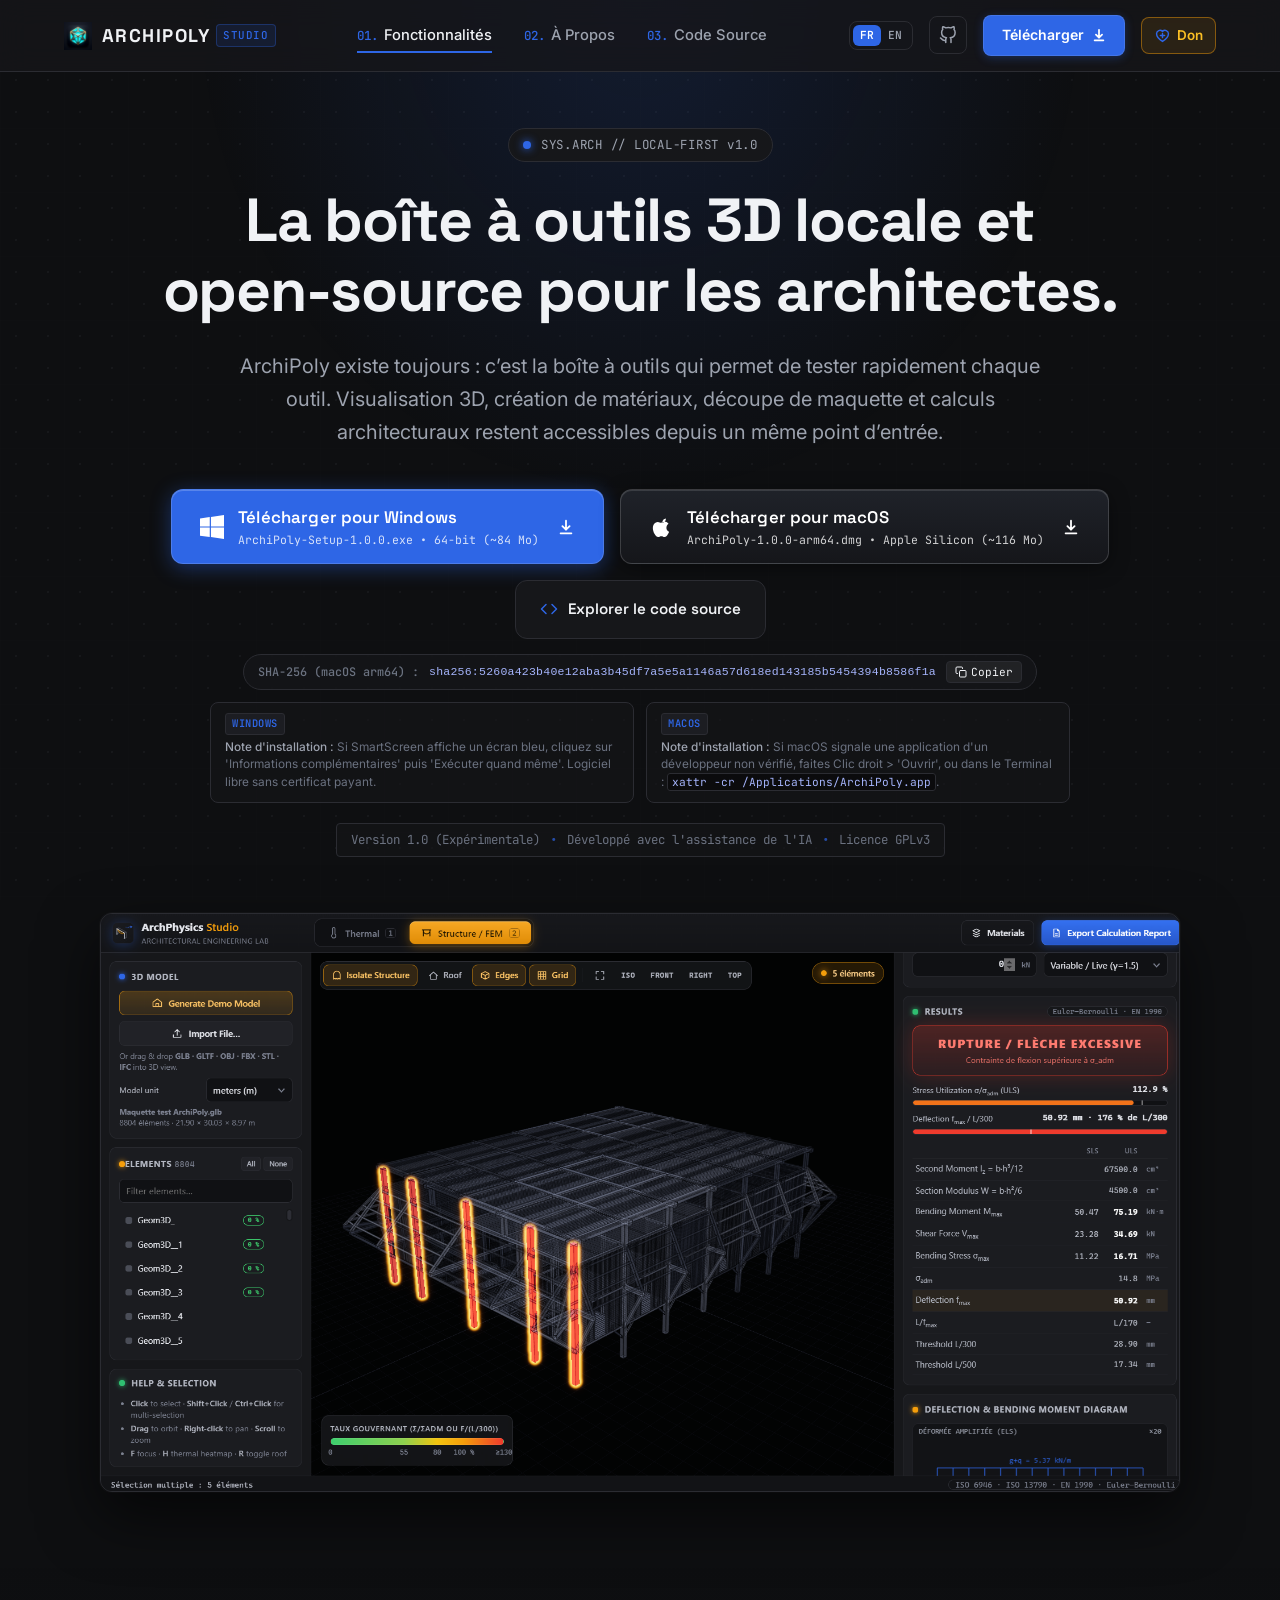
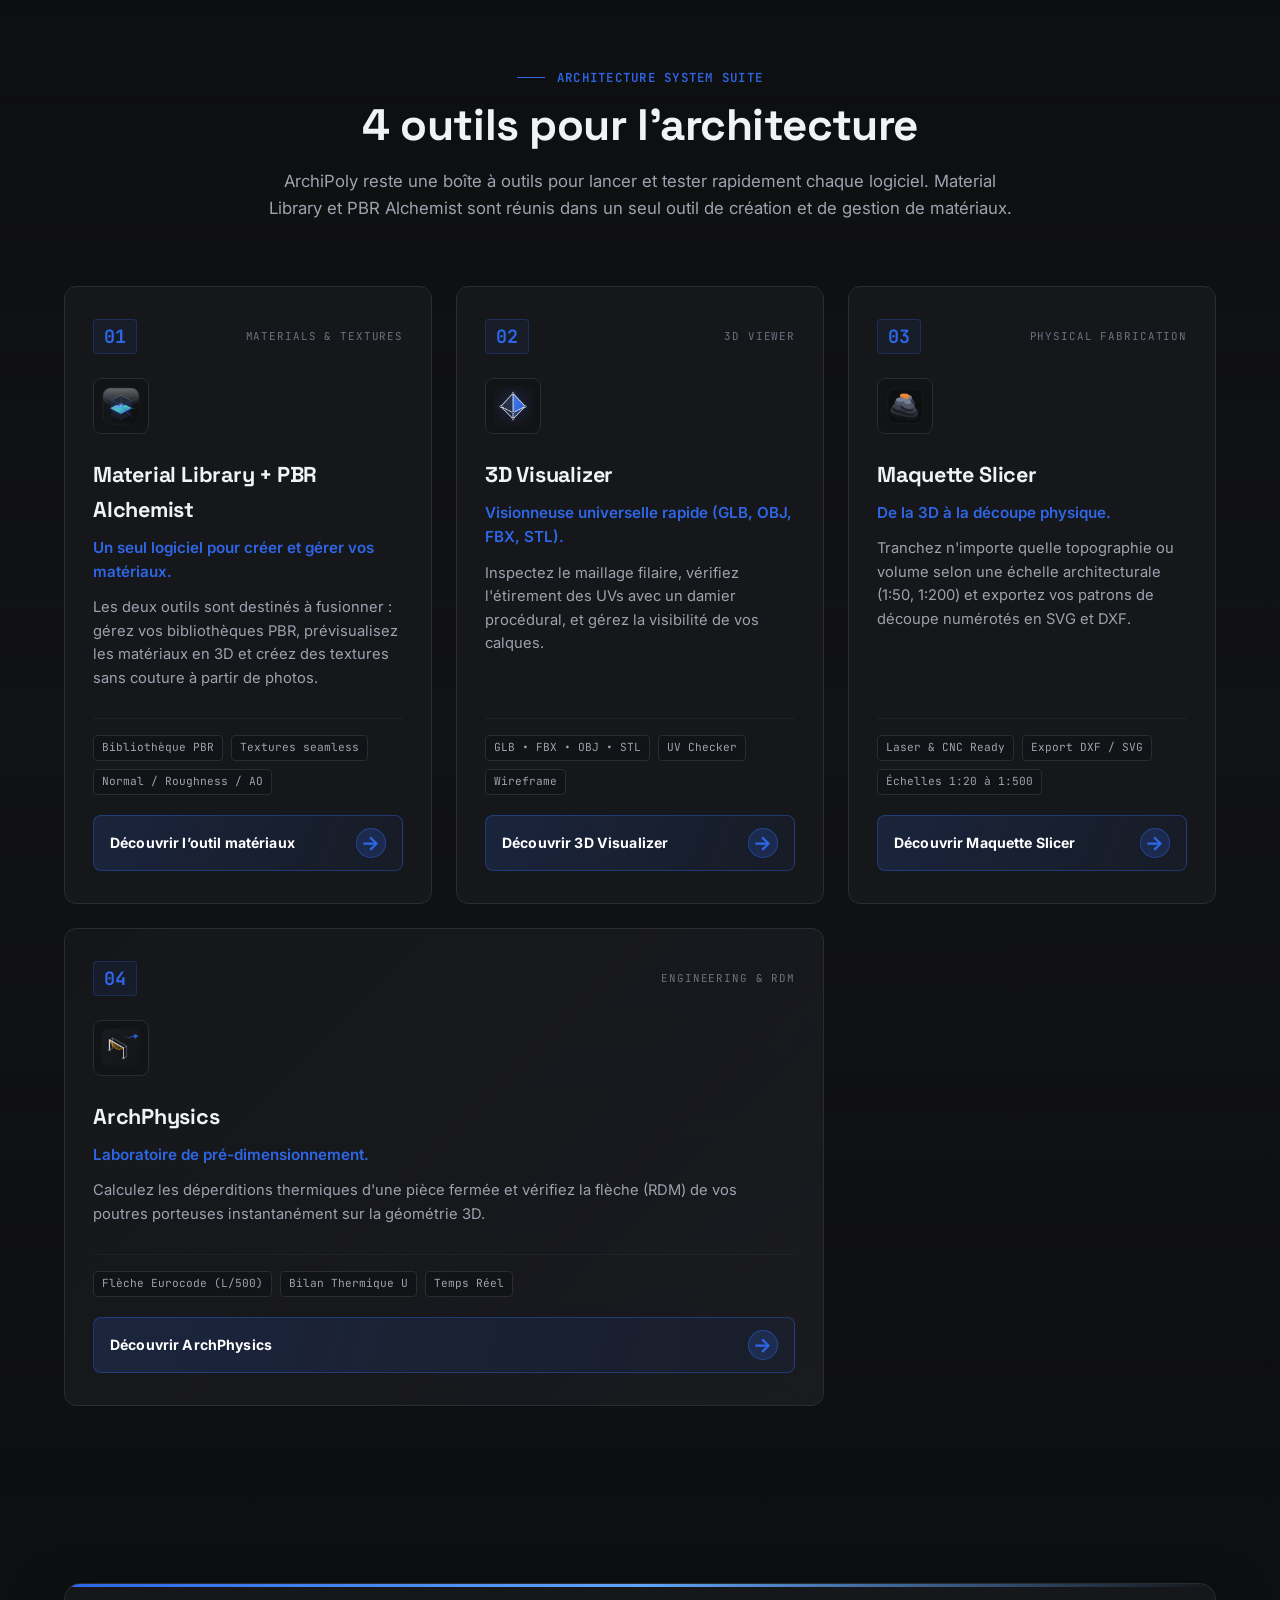
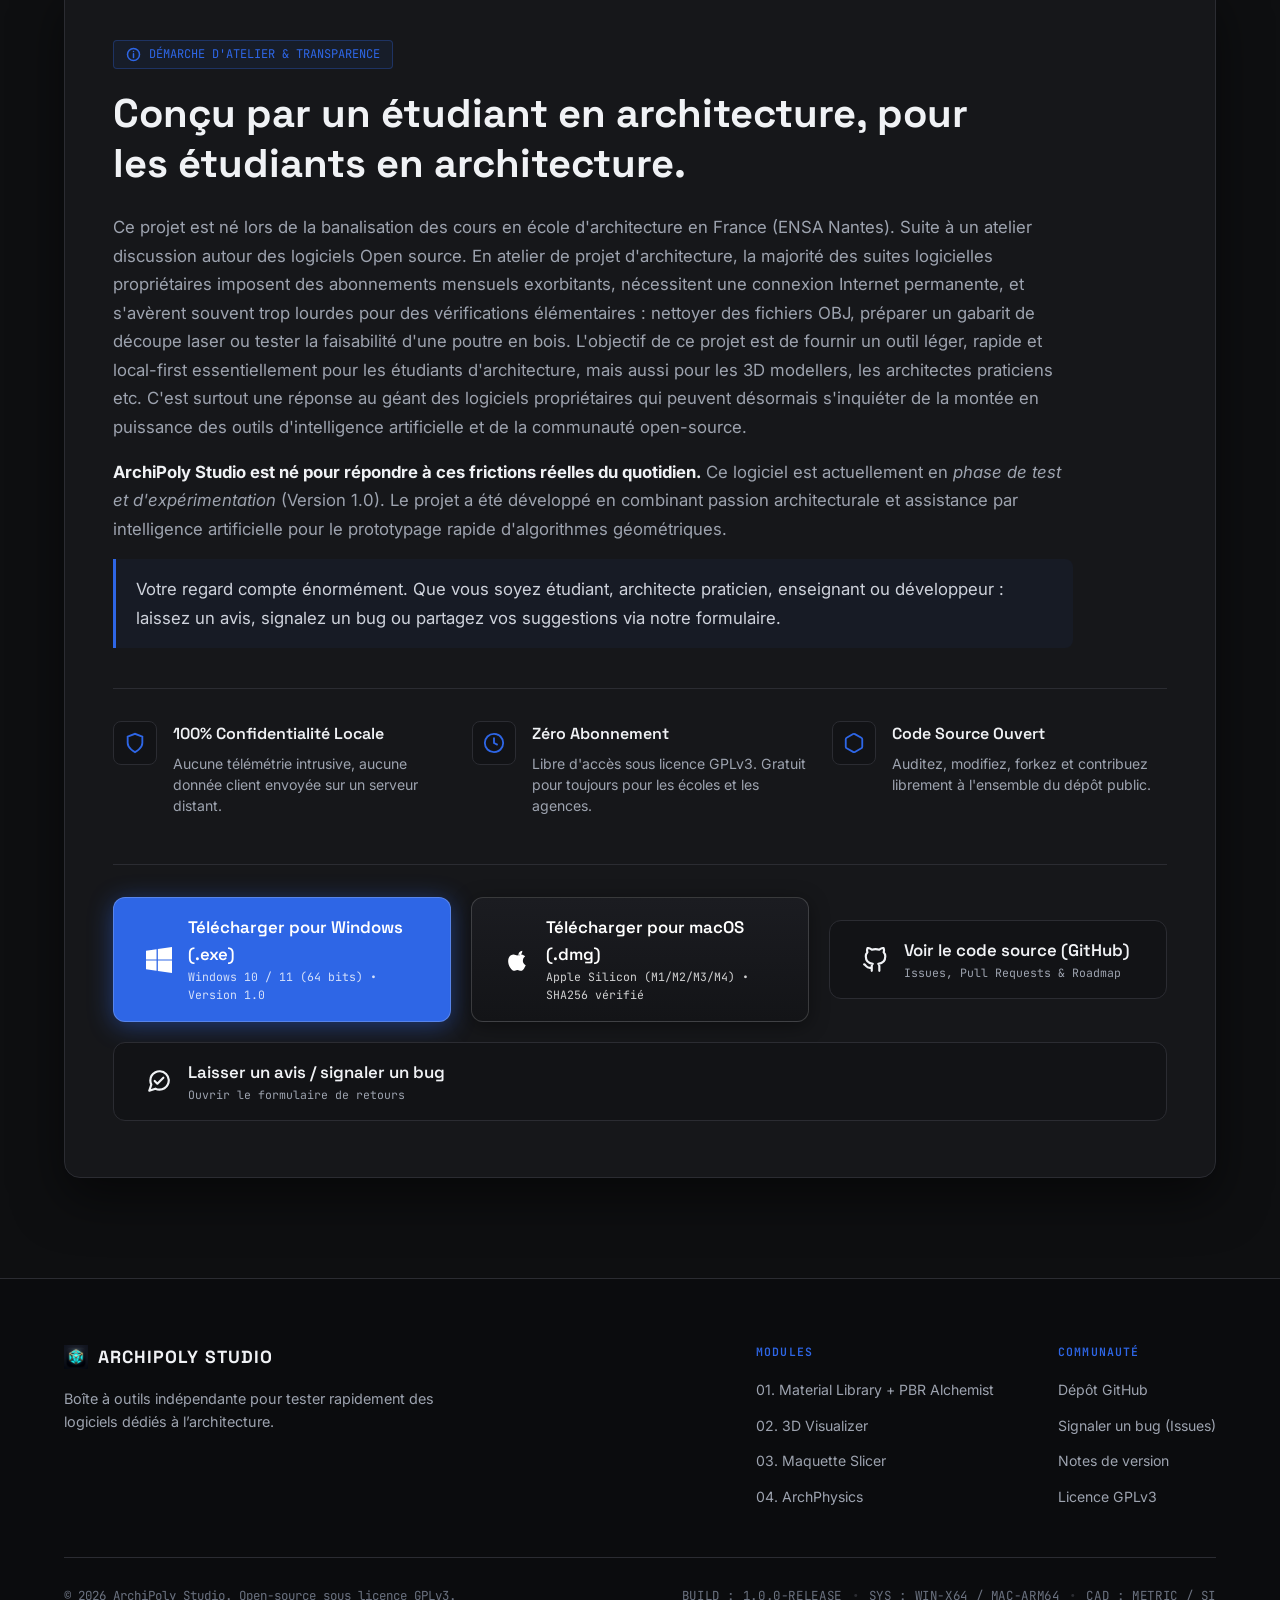
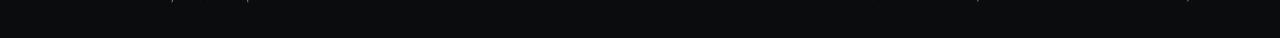
<file: index.html>
<!DOCTYPE html>
<html lang="fr" class="scroll-smooth">

<head>
  <meta charset="UTF-8">
  <meta name="viewport" content="width=device-width, initial-scale=1.0">
  <title>ArchiPoly Studio — Suite 3D locale & open-source pour architectes</title>
  <meta name="description"
    content="ArchiPoly Studio est une boîte à outils open-source pour tester rapidement des logiciels d'architecture : visualisation 3D, matériaux, maquettes et calculs.">
  <meta name="keywords"
    content="architecture, 3D, open-source, CAO, PBR textures, découpe laser, maquette slicer, RDM, thermique, GLB viewer">
  <meta name="author" content="ArchiPoly Studio">

  <!-- Open Graph / Meta Réseaux Sociaux -->
  <meta property="og:type" content="website">
  <meta property="og:title" content="ArchiPoly Studio — Suite 3D locale & open-source pour architectes">
  <meta property="og:description"
    content="ArchiPoly reste une boîte à outils open-source pour tester rapidement des outils dédiés à l'architecture.">
  <meta property="og:image" content="https://archipoly.github.io/og-preview.png">
  <meta name="twitter:card" content="summary_large_image">

  <!-- Google Fonts: Space Grotesk, Inter, JetBrains Mono -->
  <link rel="preconnect" href="https://fonts.googleapis.com">
  <link rel="preconnect" href="https://fonts.gstatic.com" crossorigin>
  <link
    href="https://fonts.googleapis.com/css2?family=Inter:wght@300;400;500;600;700&family=JetBrains+Mono:wght@400;500;600&family=Space+Grotesk:wght@500;600;700&display=swap"
    rel="stylesheet">

  <link rel="stylesheet" href="style.css">
  <link rel="icon" type="image/png" href="images/icon.png">
</head>

<body>

  <!-- Trame de fond architecturale / Isometric CAD Grid -->
  <div class="cad-grid-overlay" aria-hidden="true"></div>
  <div class="ambient-glow" aria-hidden="true"></div>

  <!-- Barre de navigation supérieure (Navbar fixe) -->
  <header class="site-header" id="navbar">
    <div class="header-container">
      <a href="#hero" class="brand-logo" id="nav-brand" aria-label="Retour au sommet - ArchiPoly">
        <img class="brand-icon" src="images/icon.png" alt="" aria-hidden="true">
        <span class="brand-name">ARCHIPOLY <span class="brand-sub">STUDIO</span></span>
      </a>

      <!-- Navigation principale -->
      <nav class="main-nav" id="main-nav" aria-label="Navigation principale">
        <ul class="nav-links">
          <li>
            <a href="#modules" class="nav-link" id="nav-link-modules">
              <span class="nav-mono">01.</span> Fonctionnalités
            </a>
          </li>
          <li>
            <a href="#about" class="nav-link" id="nav-link-about">
              <span class="nav-mono">02.</span> À Propos
            </a>
          </li>
          <li>
            <a href="#download-section" class="nav-link" id="nav-link-source">
              <span class="nav-mono">03.</span> Code Source
            </a>
          </li>
        </ul>
      </nav>

      <!-- Actions Navbar -->
      <div class="nav-actions">
        <div class="language-switch" role="group" aria-label="Choix de la langue">
          <button class="language-button active" type="button" data-language="fr" aria-pressed="true">FR</button>
          <button class="language-button" type="button" data-language="en" aria-pressed="false">EN</button>
        </div>
        <a href="https://github.com/evasseur423-oss/ArchiPoly" target="_blank" rel="noopener noreferrer"
          class="btn-ghost-nav" id="nav-github-link" title="Dépôt GitHub">
          <svg class="nav-icon" viewBox="0 0 24 24" fill="none" stroke="currentColor" stroke-width="2"
            stroke-linecap="round" stroke-linejoin="round" aria-hidden="true">
            <path
              d="M9 19c-5 1.5-5-2.5-7-3m14 6v-3.87a3.37 3.37 0 0 0-.94-2.61c3.14-.35 6.44-1.54 6.44-7A5.44 5.44 0 0 0 20 4.77 5.07 5.07 0 0 0 19.91 1S18.73.65 16 2.48a13.38 13.38 0 0 0-7 0C6.27.65 5.09 1 5.09 1A5.07 5.07 0 0 0 5 4.77a5.44 5.44 0 0 0-1.5 3.78c0 5.42 3.3 6.61 6.44 7A3.37 3.37 0 0 0 9 18.13V22">
            </path>
          </svg>
          <span class="sr-only">GitHub</span>
        </a>
        <a href="#download-section" class="btn-primary-nav" id="nav-download-btn">
          <span>Télécharger</span>
          <svg viewBox="0 0 16 16" fill="none" stroke="currentColor" stroke-width="2" class="arrow-icon"
            aria-hidden="true">
            <path d="M8 2v9m0 0l-3.5-3.5M8 11l3.5-3.5M3 14h10" stroke-linecap="round" stroke-linejoin="round" />
          </svg>
        </a>
        <a class="donation-nav-link" href="https://buy.stripe.com/00w28r2WOdr2gZYbsRaAw0K" target="_blank"
          rel="noopener noreferrer" aria-label="Faire un don libre via Stripe" title="Faire un don libre via Stripe">
          <svg class="donation-icon" viewBox="0 0 20 20" fill="none" stroke="currentColor" stroke-width="1.7"
            stroke-linecap="round" stroke-linejoin="round" aria-hidden="true">
            <path d="M10 17s-7-4.35-7-9a4 4 0 0 1 7-2.65A4 4 0 0 1 17 8c0 4.65-7 9-7 9Z" />
            <path d="M7.5 10h5M10 7.5v5" />
          </svg>
          <span>Don</span>
        </a>

        <!-- Bouton mobile menu burger -->
        <button class="mobile-toggle" id="mobile-toggle-btn" aria-label="Menu" aria-expanded="false"
          aria-controls="main-nav">
          <span class="burger-bar"></span>
          <span class="burger-bar"></span>
          <span class="burger-bar"></span>
        </button>
      </div>
    </div>
  </header>

  <main>
    <!-- SECTION HERO -->
    <section class="hero-section" id="hero">
      <div class="hero-container">

        <!-- En-tête de la Hero Section -->
        <div class="hero-badge-tag" data-reveal>
          <span class="status-indicator"></span>
          <span class="badge-code">SYS.ARCH // LOCAL-FIRST v1.0</span>
        </div>

        <h1 class="hero-title" data-reveal>
          La boîte à outils 3D locale et open-source pour les architectes.
        </h1>

        <p class="hero-description" data-reveal>
          ArchiPoly existe toujours : c’est la boîte à outils qui permet de tester rapidement chaque outil.
          Visualisation 3D, création de matériaux, découpe de maquette et calculs architecturaux restent accessibles
          depuis un même point d’entrée.
        </p>

        <!-- CTA Principal et métadonnées -->
        <div class="hero-cta-group" data-reveal>
          <a href="https://github.com/evasseur423-oss/ArchiPoly.com/releases/download/V1.0.0/ArchiPoly.Setup.1.0.0.exe"
            download="ArchiPoly Setup 1.0.0.exe" class="btn-hero-download" id="hero-cta-btn">
            <svg class="win-icon" viewBox="0 0 24 24" fill="currentColor" aria-hidden="true">
              <path
                d="M0 3.449L9.75 2.1v9.451H0V3.449zm10.949-1.558L24 0v11.551H10.949V1.891zM0 12.551h9.75v9.451L0 20.651v-8.1zm10.949 0H24V24l-13.051-1.891V12.551z" />
            </svg>
            <div class="btn-text-wrap">
              <span class="btn-label-action">Télécharger pour Windows</span>
              <span class="btn-label-sub">ArchiPoly-Setup-1.0.0.exe • 64-bit (~84 Mo)</span>
            </div>
            <svg class="download-arrow" viewBox="0 0 20 20" fill="none" stroke="currentColor" stroke-width="2"
              aria-hidden="true">
              <path d="M10 3v10m0 0l-4-4m4 4l4-4M4 17h12" stroke-linecap="round" stroke-linejoin="round" />
            </svg>
          </a>

          <a href="https://github.com/evasseur423-oss/ArchiPoly.com/releases/download/V1.0.0-MAC/ArchiPoly-1.0.0-arm64.dmg"
            download="ArchiPoly-1.0.0-arm64.dmg" class="btn-hero-download btn-hero-download-mac" id="hero-cta-mac-btn"
            title="SHA-256: 5260a423b40e12aba3b45df7a5e5a1146a57d618ed143185b5454394b8586f1a">
            <svg class="mac-icon" viewBox="0 0 24 24" fill="currentColor" aria-hidden="true">
              <path
                d="M18.71 19.5c-.83 1.24-1.71 2.45-3.05 2.47-1.34.03-1.77-.79-3.29-.79-1.53 0-2 .77-3.27.82-1.31.05-2.3-1.32-3.14-2.53C4.25 17 2.94 12.45 4.7 9.39c.87-1.52 2.43-2.48 4.12-2.51 1.28-.02 2.5.87 3.29.87.78 0 2.26-1.07 3.81-.91.65.03 2.47.26 3.64 1.98-.09.06-2.17 1.28-2.15 3.81.03 3.02 2.65 4.03 2.68 4.04-.03.07-.42 1.44-1.38 2.83M15.97 6.37c.61-.75 1.04-1.8 0.92-2.87-.93.04-2.02.63-2.66 1.39-.56.65-.99 1.7-0.87 2.73 1.05.08 2.06-.52 2.61-1.25z" />
            </svg>
            <div class="btn-text-wrap">
              <span class="btn-label-action">Télécharger pour macOS</span>
              <span class="btn-label-sub">ArchiPoly-1.0.0-arm64.dmg • Apple Silicon (~116 Mo)</span>
            </div>
            <svg class="download-arrow" viewBox="0 0 20 20" fill="none" stroke="currentColor" stroke-width="2"
              aria-hidden="true">
              <path d="M10 3v10m0 0l-4-4m4 4l4-4M4 17h12" stroke-linecap="round" stroke-linejoin="round" />
            </svg>
          </a>

          <a href="https://github.com/evasseur423-oss/ArchiPoly" target="_blank" rel="noopener noreferrer"
            class="btn-hero-secondary" id="hero-github-btn">
            <svg viewBox="0 0 24 24" fill="none" stroke="currentColor" stroke-width="2" stroke-linecap="round"
              stroke-linejoin="round" class="source-icon" aria-hidden="true">
              <polyline points="16 18 22 12 16 6"></polyline>
              <polyline points="8 6 2 12 8 18"></polyline>
            </svg>
            <span>Explorer le code source</span>
          </a>
        </div>

        <!-- Empreinte SHA-256 Mac -->
        <div class="release-checksum-bar" data-reveal>
          <span class="checksum-label">SHA-256 (macOS arm64) :</span>
          <code class="checksum-value"
            id="mac-checksum-val">sha256:5260a423b40e12aba3b45df7a5e5a1146a57d618ed143185b5454394b8586f1a</code>
          <button type="button" class="btn-copy-checksum" id="copy-checksum-btn" aria-label="Copier l'empreinte SHA-256"
            title="Copier le SHA-256">
            <svg viewBox="0 0 24 24" fill="none" stroke="currentColor" stroke-width="2" stroke-linecap="round"
              stroke-linejoin="round" class="copy-icon" aria-hidden="true">
              <rect x="9" y="9" width="13" height="13" rx="2" ry="2"></rect>
              <path d="M5 15H4a2 2 0 0 1-2-2V4a2 2 0 0 1 2-2h9a2 2 0 0 1 2 2v1"></path>
            </svg>
            <span class="copy-text">Copier</span>
          </button>
        </div>

        <aside class="install-notes-container" data-reveal>
          <div class="platform-note" aria-label="Note d'installation Windows">
            <span class="note-os-tag">Windows</span>
            <p><strong>Note d'installation :</strong> Si SmartScreen affiche un écran bleu, cliquez sur 'Informations
              complémentaires' puis 'Exécuter quand même'. Logiciel libre sans certificat payant.</p>
          </div>
          <div class="platform-note" aria-label="Note d'installation macOS">
            <span class="note-os-tag">macOS</span>
            <p><strong>Note d'installation :</strong> Si macOS signale une application d'un développeur non vérifié,
              faites Clic droit &gt; 'Ouvrir', ou dans le Terminal : <code>xattr -cr /Applications/ArchiPoly.app</code>.
            </p>
          </div>
        </aside>

        <!-- Badge Technique Discret -->
        <div class="hero-tech-badge" data-reveal>
          <span class="badge-item">Version 1.0 (Expérimentale)</span>
          <span class="badge-sep">•</span>
          <span class="badge-item">Développé avec l'assistance de l'IA</span>
          <span class="badge-sep">•</span>
          <span class="badge-item">Licence GPLv3</span>
        </div>

        <!-- Capture de l'interface ArchiPoly Studio -->
        <div class="app-preview-frame" data-reveal>
          <img class="app-preview-image" src="images/Capture d'écran 2026-10-21 103843.png"
            alt="Capture d’écran d’ArchiPoly Studio avec le modèle 3D et les résultats de calcul ArchPhysics">
        </div>

      </div>
    </section>

    <!-- SECTION MODULES (ÉCOSYSTÈME EN 5 MODULES) -->
    <section class="modules-section" id="modules">
      <div class="section-container">

        <div class="section-heading" data-reveal>
          <div class="section-kicker">
            <span class="kicker-line"></span>
            <span class="kicker-text">ARCHITECTURE SYSTEM SUITE</span>
          </div>
          <h2 class="section-title">4 outils pour l’architecture</h2>
          <p class="section-subtitle">
            ArchiPoly reste une boîte à outils pour lancer et tester rapidement chaque logiciel. Material Library et
            PBR Alchemist sont réunis dans un seul outil de création et de gestion de matériaux.
          </p>
        </div>

        <!-- Grille des outils ArchiPoly -->
        <div class="modules-grid">

          <!-- OUTIL 01 : Material Library + PBR Alchemist -->
          <article class="module-card" data-reveal id="module-material-studio">
            <div class="card-edge-glow"></div>
            <div class="card-top-meta">
              <span class="module-number">01</span>
              <span class="module-tag">MATERIALS & TEXTURES</span>
            </div>

            <div class="module-icon-wrapper">
              <img class="module-image-icon" src="images/icon (1).ico" alt="" aria-hidden="true">
            </div>

            <h3 class="module-name">Material Library + PBR Alchemist</h3>
            <p class="module-lead">Un seul logiciel pour créer et gérer vos matériaux.</p>
            <p class="module-description">
              Les deux outils sont destinés à fusionner : gérez vos bibliothèques PBR, prévisualisez les matériaux
              en 3D et créez des textures sans couture à partir de photos.
            </p>

            <div class="card-footer-tags">
              <span class="tech-pill">Bibliothèque PBR</span>
              <span class="tech-pill">Textures seamless</span>
              <span class="tech-pill">Normal / Roughness / AO</span>
            </div>
            <a class="module-card-link" href="material-library.html" aria-label="Découvrir Material Library et PBR Alchemist">
              Découvrir l’outil matériaux
              <span aria-hidden="true">→</span>
            </a>
          </article>

          <!-- OUTIL 02 : 3D Visualizer -->
          <article class="module-card" data-reveal id="module-3d-visualizer">
            <div class="card-edge-glow"></div>
            <div class="card-top-meta">
              <span class="module-number">02</span>
              <span class="module-tag">3D VIEWER</span>
            </div>

            <div class="module-icon-wrapper">
              <img class="module-image-icon" src="images/icon.ico" alt="" aria-hidden="true">
            </div>

            <h3 class="module-name">3D Visualizer</h3>
            <p class="module-lead">Visionneuse universelle rapide (GLB, OBJ, FBX, STL).</p>
            <p class="module-description">
              Inspectez le maillage filaire, vérifiez l'étirement des UVs avec un damier procédural, et gérez la
              visibilité de vos calques.
            </p>

            <div class="card-footer-tags">
              <span class="tech-pill">GLB • FBX • OBJ • STL</span>
              <span class="tech-pill">UV Checker</span>
              <span class="tech-pill">Wireframe</span>
            </div>
            <a class="module-card-link" href="3d-visualizer.html" aria-label="Découvrir 3D Visualizer">
              Découvrir 3D Visualizer
              <span aria-hidden="true">→</span>
            </a>
          </article>

          <!-- OUTIL 03 : Maquette Slicer -->
          <article class="module-card" data-reveal id="module-maquette-slicer">
            <div class="card-edge-glow"></div>
            <div class="card-top-meta">
              <span class="module-number">03</span>
              <span class="module-tag">PHYSICAL FABRICATION</span>
            </div>

            <div class="module-icon-wrapper">
              <img class="module-image-icon" src="images/icon (2).ico" alt="" aria-hidden="true">
            </div>

            <h3 class="module-name">Maquette Slicer</h3>
            <p class="module-lead">De la 3D à la découpe physique.</p>
            <p class="module-description">
              Tranchez n'importe quelle topographie ou volume selon une échelle architecturale (1:50, 1:200) et exportez
              vos patrons de découpe numérotés en SVG et DXF.
            </p>

            <div class="card-footer-tags">
              <span class="tech-pill">Laser & CNC Ready</span>
              <span class="tech-pill">Export DXF / SVG</span>
              <span class="tech-pill">Échelles 1:20 à 1:500</span>
            </div>

            <a class="module-card-link" href="maquette-slicer.html" aria-label="Découvrir Maquette Slicer">
              Découvrir Maquette Slicer
              <span aria-hidden="true">→</span>
            </a>
          </article>

          <!-- OUTIL 04 : ArchPhysics -->
          <article class="module-card card-highlighted" data-reveal id="module-archphysics">
            <div class="card-edge-glow"></div>
            <div class="card-top-meta">
              <span class="module-number">04</span>
              <span class="module-tag">ENGINEERING & RDM</span>
            </div>

            <div class="module-icon-wrapper">
              <img class="module-image-icon" src="images/icon_1.ico" alt="" aria-hidden="true">
            </div>

            <h3 class="module-name">ArchPhysics</h3>
            <p class="module-lead">Laboratoire de pré-dimensionnement.</p>
            <p class="module-description">
              Calculez les déperditions thermiques d'une pièce fermée et vérifiez la flèche (RDM) de vos poutres
              porteuses instantanément sur la géométrie 3D.
            </p>

            <div class="card-footer-tags">
              <span class="tech-pill">Flèche Eurocode (L/500)</span>
              <span class="tech-pill">Bilan Thermique U</span>
              <span class="tech-pill">Temps Réel</span>
            </div>
            <a class="module-card-link" href="archphysics.html" aria-label="Découvrir ArchPhysics">
              Découvrir ArchPhysics
              <span aria-hidden="true">→</span>
            </a>
          </article>

        </div>

      </div>
    </section>

    <!-- SECTION TRANSPARENCE, RETOURS & OPEN-SOURCE -->
    <section class="opensource-section" id="open-source">
      <div class="section-container">

        <div class="transparency-card" data-reveal id="about">

          <div class="transparency-badge">
            <svg viewBox="0 0 20 20" fill="none" stroke="currentColor" stroke-width="2" class="badge-icon"
              aria-hidden="true">
              <path d="M10 2a8 8 0 100 16 8 8 0 000-16zM10 9v5m0-8h.01" stroke-linecap="round"
                stroke-linejoin="round" />
            </svg>
            <span>DÉMARCHE D'ATELIER & TRANSPARENCE</span>
          </div>

          <h2 class="transparency-title">
            Conçu par un étudiant en architecture, pour les étudiants en architecture.
          </h2>

          <div class="transparency-content">
            <p>
              Ce projet est né lors de la banalisation des cours en école d'architecture en France (ENSA Nantes). Suite
              à un atelier discussion autour des logiciels Open source.
              En atelier de projet d'architecture, la majorité des suites logicielles propriétaires imposent des
              abonnements mensuels exorbitants,
              nécessitent une connexion Internet permanente, et s'avèrent souvent trop lourdes pour des vérifications
              élémentaires :
              nettoyer des fichiers OBJ, préparer un gabarit de découpe laser ou tester la faisabilité d'une poutre en
              bois.
              L'objectif de ce projet est de fournir un outil léger, rapide et local-first essentiellement pour les
              étudiants d'architecture, mais aussi pour les 3D modellers, les architectes praticiens etc.
              C'est surtout une réponse au géant des logiciels propriétaires qui peuvent désormais s'inquiéter de la
              montée en puissance des outils d'intelligence artificielle et de la communauté open-source.
            </p>
            <p>
              <strong>ArchiPoly Studio est né pour répondre à ces frictions réelles du quotidien.</strong>
              Ce logiciel est actuellement en <em>phase de test et d'expérimentation</em> (Version 1.0).
              Le projet a été développé en combinant passion architecturale et assistance par intelligence artificielle
              pour le prototypage rapide d'algorithmes géométriques.
            </p>
            <p class="highlight-callout">
              Votre regard compte énormément. Que vous soyez étudiant, architecte praticien, enseignant ou développeur :
              laissez un avis, signalez un bug ou partagez vos suggestions via notre formulaire.
            </p>
          </div>

          <!-- Grille des engagements éthiques -->
          <div class="commitments-grid">
            <div class="commitment-item">
              <div class="c-icon">
                <svg viewBox="0 0 24 24" fill="none" stroke="#2e66e6" stroke-width="2" aria-hidden="true">
                  <path d="M12 22s8-4 8-10V5l-8-3-8 3v7c0 6 8 10 8 10z" />
                </svg>
              </div>
              <div class="c-text">
                <h4>100% Confidentialité Locale</h4>
                <p>Aucune télémétrie intrusive, aucune donnée client envoyée sur un serveur distant.</p>
              </div>
            </div>

            <div class="commitment-item">
              <div class="c-icon">
                <svg viewBox="0 0 24 24" fill="none" stroke="#2e66e6" stroke-width="2" aria-hidden="true">
                  <circle cx="12" cy="12" r="10" />
                  <polyline points="12 6 12 12 16 14" />
                </svg>
              </div>
              <div class="c-text">
                <h4>Zéro Abonnement</h4>
                <p>Libre d'accès sous licence GPLv3. Gratuit pour toujours pour les écoles et les agences.</p>
              </div>
            </div>

            <div class="commitment-item">
              <div class="c-icon">
                <svg viewBox="0 0 24 24" fill="none" stroke="#2e66e6" stroke-width="2" aria-hidden="true">
                  <path
                    d="M21 16V8a2 2 0 0 0-1-1.73l-7-4a2 2 0 0 0-2 0l-7 4A2 2 0 0 0 3 8v8a2 2 0 0 0 1 1.73l7 4a2 2 0 0 0 2 0l7-4A2 2 0 0 0 21 16z" />
                </svg>
              </div>
              <div class="c-text">
                <h4>Code Source Ouvert</h4>
                <p>Auditez, modifiez, forkez et contribuez librement à l'ensemble du dépôt public.</p>
              </div>
            </div>
          </div>

          <!-- Section d'action finale -->
          <div class="transparency-actions" id="download-section">
            <a href="https://github.com/evasseur423-oss/ArchiPoly.com/releases/download/V1.0.0/ArchiPoly.Setup.1.0.0.exe"
              download="ArchiPoly Setup 1.0.0.exe" class="btn-primary-action" id="final-download-btn">
              <svg viewBox="0 0 24 24" fill="currentColor" class="btn-svg" aria-hidden="true">
                <path
                  d="M0 3.449L9.75 2.1v9.451H0V3.449zm10.949-1.558L24 0v11.551H10.949V1.891zM0 12.551h9.75v9.451L0 20.651v-8.1zm10.949 0H24V24l-13.051-1.891V12.551z" />
              </svg>
              <div class="btn-lines">
                <span class="btn-title">Télécharger pour Windows (.exe)</span>
                <span class="btn-sub">Windows 10 / 11 (64 bits) • Version 1.0</span>
              </div>
            </a>

            <a href="https://github.com/evasseur423-oss/ArchiPoly.com/releases/download/V1.0.0-MAC/ArchiPoly-1.0.0-arm64.dmg"
              download="ArchiPoly-1.0.0-arm64.dmg" class="btn-primary-action btn-mac-action" id="final-download-mac-btn"
              title="SHA-256: 5260a423b40e12aba3b45df7a5e5a1146a57d618ed143185b5454394b8586f1a">
              <svg viewBox="0 0 24 24" fill="currentColor" class="btn-svg" aria-hidden="true">
                <path
                  d="M18.71 19.5c-.83 1.24-1.71 2.45-3.05 2.47-1.34.03-1.77-.79-3.29-.79-1.53 0-2 .77-3.27.82-1.31.05-2.3-1.32-3.14-2.53C4.25 17 2.94 12.45 4.7 9.39c.87-1.52 2.43-2.48 4.12-2.51 1.28-.02 2.5.87 3.29.87.78 0 2.26-1.07 3.81-.91.65.03 2.47.26 3.64 1.98-.09.06-2.17 1.28-2.15 3.81.03 3.02 2.65 4.03 2.68 4.04-.03.07-.42 1.44-1.38 2.83M15.97 6.37c.61-.75 1.04-1.8 0.92-2.87-.93.04-2.02.63-2.66 1.39-.56.65-.99 1.7-0.87 2.73 1.05.08 2.06-.52 2.61-1.25z" />
              </svg>
              <div class="btn-lines">
                <span class="btn-title">Télécharger pour macOS (.dmg)</span>
                <span class="btn-sub">Apple Silicon (M1/M2/M3/M4) • SHA256 vérifié</span>
              </div>
            </a>

            <a href="https://github.com/evasseur423-oss/ArchiPoly" target="_blank" rel="noopener noreferrer"
              class="btn-secondary-action" id="final-github-btn">
              <svg viewBox="0 0 24 24" fill="none" stroke="currentColor" stroke-width="2" stroke-linecap="round"
                stroke-linejoin="round" class="btn-svg" aria-hidden="true">
                <path
                  d="M9 19c-5 1.5-5-2.5-7-3m14 6v-3.87a3.37 3.37 0 0 0-.94-2.61c3.14-.35 6.44-1.54 6.44-7A5.44 5.44 0 0 0 20 4.77 5.07 5.07 0 0 0 19.91 1S18.73.65 16 2.48a13.38 13.38 0 0 0-7 0C6.27.65 5.09 1 5.09 1A5.07 5.07 0 0 0 5 4.77a5.44 5.44 0 0 0-1.5 3.78c0 5.42 3.3 6.61 6.44 7A3.37 3.37 0 0 0 9 18.13V22">
                </path>
              </svg>
              <div class="btn-lines">
                <span class="btn-title">Voir le code source (GitHub)</span>
                <span class="btn-sub">Issues, Pull Requests & Roadmap</span>
              </div>
            </a>

            <a href="https://docs.google.com/forms/d/e/1FAIpQLSfWAk4qhgMxmRA1Wajv-wVvZdUaFBtIJnc47Psp6ZVpkDfb8w/viewform?usp=header"
              target="_blank" rel="noopener noreferrer" class="btn-secondary-action" id="feedback-form-btn">
              <svg viewBox="0 0 24 24" fill="none" stroke="currentColor" stroke-width="2" stroke-linecap="round"
                stroke-linejoin="round" class="btn-svg" aria-hidden="true">
                <path
                  d="M21 11.5a8.4 8.4 0 0 1-.9 3.8 8.5 8.5 0 0 1-7.6 4.7 8.4 8.4 0 0 1-3.8-.9L3 21l1.9-5.7a8.4 8.4 0 0 1-.9-3.8 8.5 8.5 0 0 1 4.7-7.6 8.4 8.4 0 0 1 3.8-.9h.5a8.5 8.5 0 0 1 8 8v.5z" />
                <path d="m8 12 2.5 2.5L16 9" />
              </svg>
              <div class="btn-lines">
                <span class="btn-title">Laisser un avis / signaler un bug</span>
                <span class="btn-sub">Ouvrir le formulaire de retours</span>
              </div>
            </a>
          </div>

          <!-- Notification Toast Téléchargement -->
          <div class="download-toast" id="download-toast" role="alert" aria-live="assertive">
            <svg viewBox="0 0 20 20" fill="none" stroke="#2e66e6" stroke-width="2" class="toast-icon">
              <path d="M10 2v10m0 0l-3-3m3 3l3-3M4 16h12" stroke-linecap="round" stroke-linejoin="round" />
            </svg>
            <div class="toast-text">
              <strong id="toast-title">Téléchargement d’ArchiPoly en cours...</strong>
              <span id="toast-desc">Le paquet d'installation est téléchargé depuis GitHub Releases.</span>
            </div>
            <button class="toast-close" id="toast-close-btn" aria-label="Fermer la notification">&times;</button>
          </div>

        </div>

      </div>
    </section>
  </main>

  <!-- PIED DE PAGE TECHNIQUE ARCHITECTURAL -->
  <footer class="site-footer">
    <div class="footer-container">
      <div class="footer-top">
        <div class="footer-brand">
          <div class="footer-logo">
            <img class="f-icon" src="images/icon.png" alt="" aria-hidden="true">
            <span class="f-name">ARCHIPOLY STUDIO</span>
          </div>
          <p class="f-tagline">
            Boîte à outils indépendante pour tester rapidement des logiciels dédiés à l’architecture.
          </p>
        </div>

        <div class="footer-links-group">
          <div class="f-col">
            <span class="f-col-title">MODULES</span>
            <ul>
              <li><a href="material-library.html">01. Material Library + PBR Alchemist</a></li>
              <li><a href="3d-visualizer.html">02. 3D Visualizer</a></li>
              <li><a href="maquette-slicer.html">03. Maquette Slicer</a></li>
              <li><a href="archphysics.html">04. ArchPhysics</a></li>
            </ul>
          </div>

          <div class="f-col">
            <span class="f-col-title">COMMUNAUTÉ</span>
            <ul>
              <li><a href="https://github.com/evasseur423-oss/ArchiPoly.com" target="_blank"
                  rel="noopener noreferrer">Dépôt GitHub</a></li>
              <li><a href="https://github.com/evasseur423-oss/ArchiPoly.com/issues" target="_blank"
                  rel="noopener noreferrer">Signaler un bug (Issues)</a></li>
              <li><a href="https://github.com/evasseur423-oss/ArchiPoly.com/releases" target="_blank"
                  rel="noopener noreferrer">Notes de version</a></li>
              <li><a href="https://github.com/evasseur423-oss/ArchiPoly.com/blob/main/LICENSE" target="_blank"
                  rel="noopener noreferrer">Licence GPLv3</a></li>
            </ul>
          </div>
        </div>
      </div>

      <div class="footer-bottom">
        <div class="copyright">
          <span>&copy; <span id="current-year">2026</span> ArchiPoly Studio. Open-source sous licence GPLv3.</span>
        </div>
        <div class="system-meta">
          <span class="meta-tag">BUILD : 1.0.0-RELEASE</span>
          <span class="meta-sep">•</span>
          <span class="meta-tag">SYS : WIN-X64 / MAC-ARM64</span>
          <span class="meta-sep">•</span>
          <span class="meta-tag">CAD : METRIC / SI</span>
        </div>
      </div>
    </div>
  </footer>

  <script src="script.js"></script>
</body>

</html>
</file>
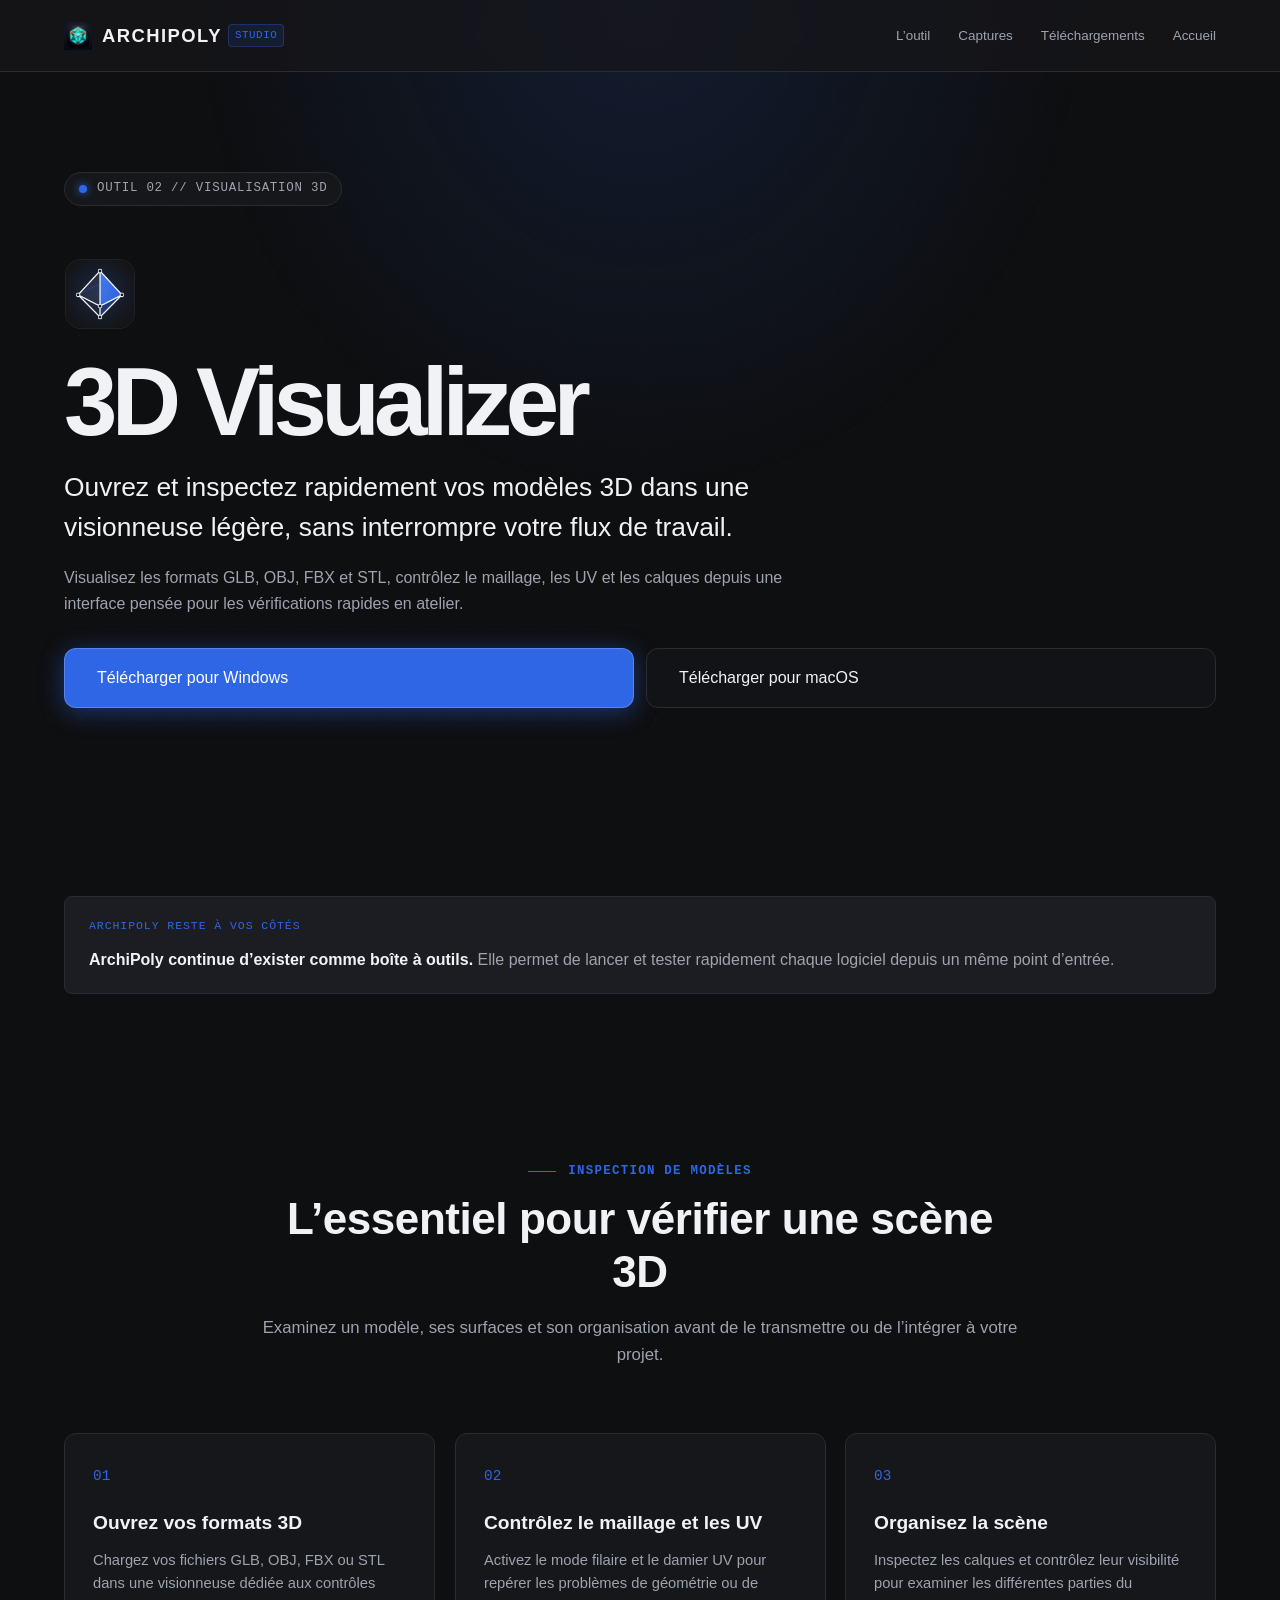
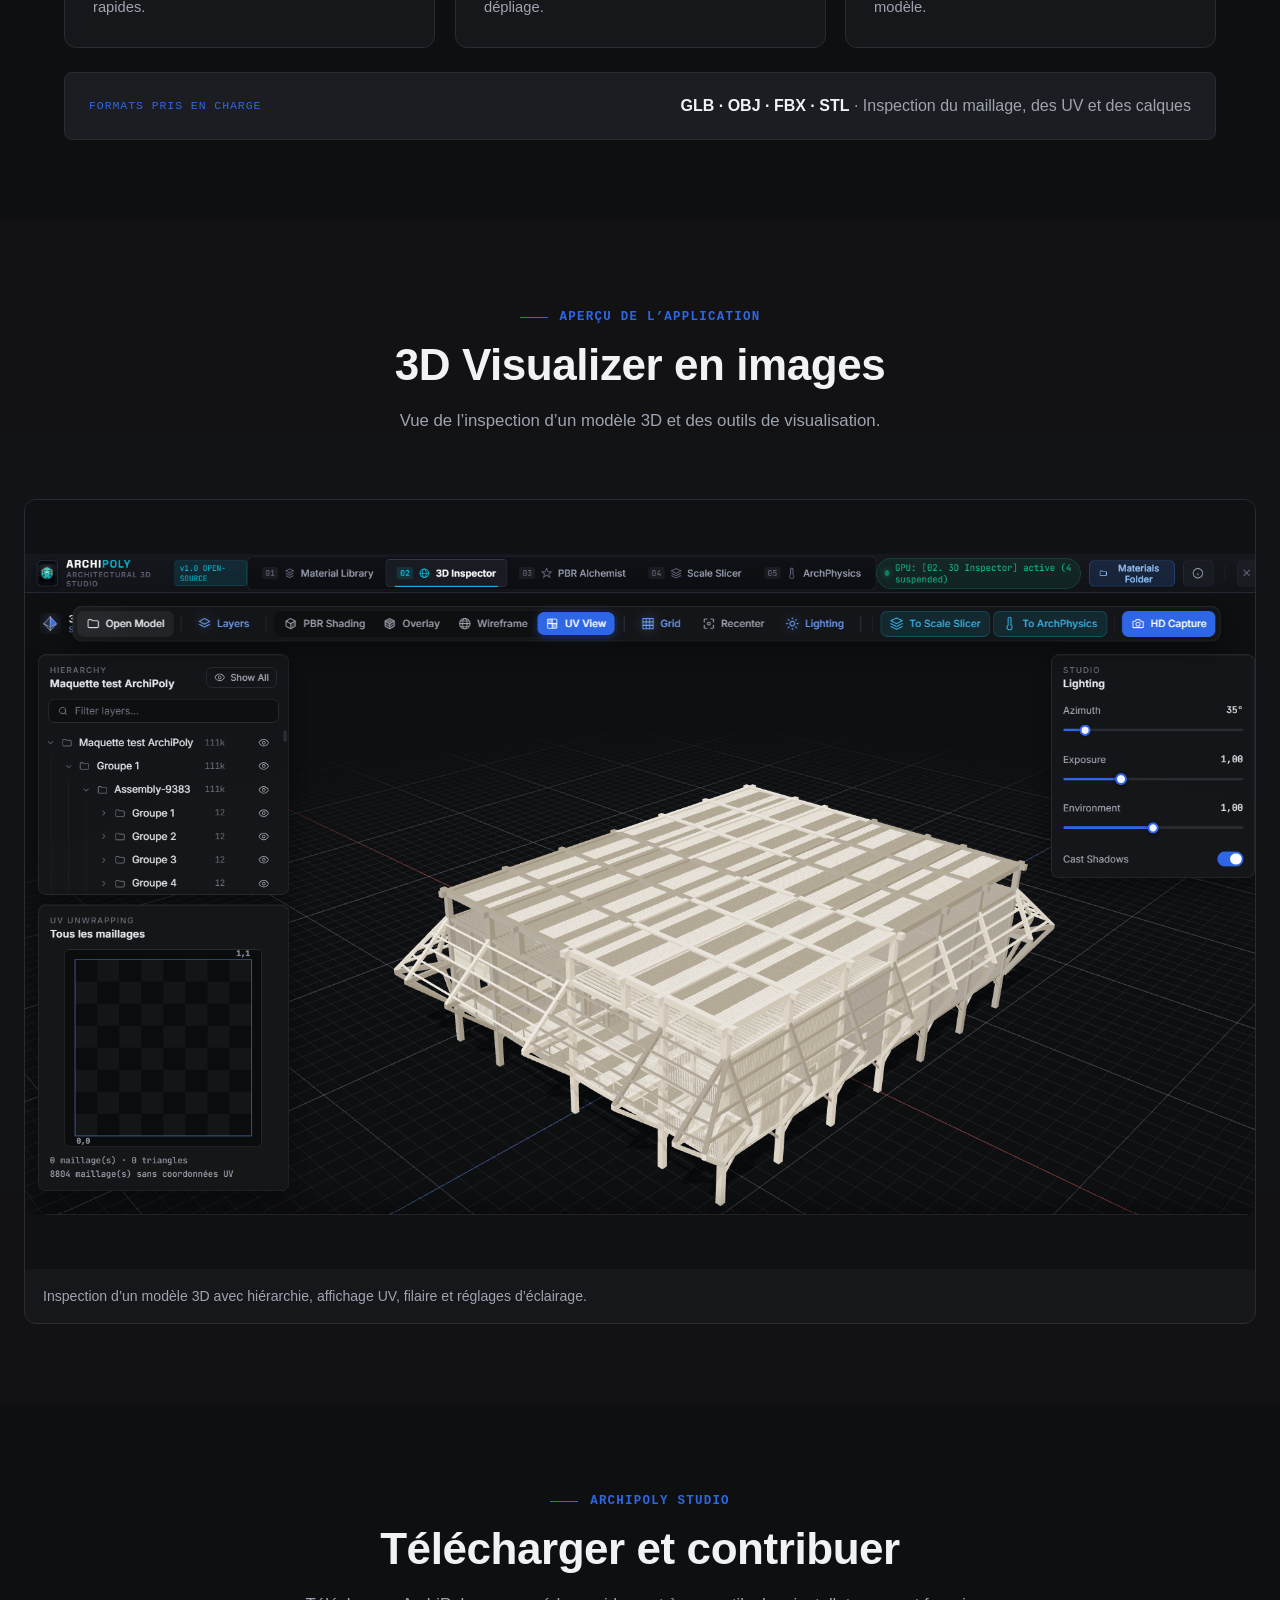
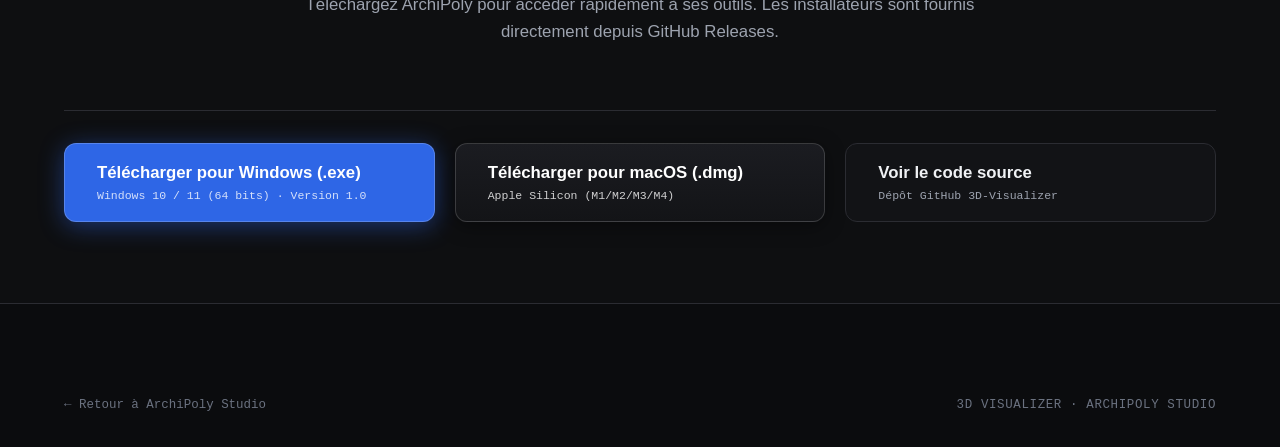
<file: 3d-visualizer.html>
<!DOCTYPE html>
<html lang="fr" class="scroll-smooth">

<head>
  <meta charset="UTF-8">
  <meta name="viewport" content="width=device-width, initial-scale=1.0">
  <title>3D Visualizer — ArchiPoly Studio</title>
  <meta name="description"
    content="Découvrez 3D Visualizer, l'outil ArchiPoly pour ouvrir et inspecter rapidement des modèles 3D aux formats GLB, OBJ, FBX et STL.">
  <link rel="stylesheet" href="style.css">
  <link rel="icon" type="image/png" href="images/icon.png">
</head>

<body>
  <div class="cad-grid-overlay" aria-hidden="true"></div>
  <div class="ambient-glow" aria-hidden="true"></div>

  <header class="site-header" id="navbar">
    <div class="header-container">
      <a href="index.html" class="brand-logo" aria-label="Retour à ArchiPoly Studio">
        <img class="brand-icon" src="images/icon.png" alt="" aria-hidden="true">
        <span class="brand-name">ARCHIPOLY <span class="brand-sub">STUDIO</span></span>
      </a>
      <nav class="slicer-page-nav" aria-label="Navigation de la page 3D Visualizer">
        <a href="#outil">L’outil</a>
        <a href="#captures">Captures</a>
        <a href="#telechargement">Téléchargements</a>
        <a href="index.html">Accueil</a>
      </nav>
    </div>
  </header>

  <main class="slicer-detail-page">
    <section class="slicer-detail-hero">
      <div class="section-container">
        <div class="hero-badge-tag" data-reveal>
          <span class="status-indicator"></span>
          <span class="badge-code">OUTIL 02 // VISUALISATION 3D</span>
        </div>
        <img class="slicer-detail-logo" src="images/icon.ico" alt="Logo 3D Visualizer">
        <h1 class="slicer-detail-title" data-reveal>3D Visualizer</h1>
        <p class="slicer-detail-lead" data-reveal>
          Ouvrez et inspectez rapidement vos modèles 3D dans une visionneuse légère, sans interrompre votre flux de travail.
        </p>
        <p class="slicer-detail-copy" data-reveal>
          Visualisez les formats GLB, OBJ, FBX et STL, contrôlez le maillage, les UV et les calques depuis une interface
          pensée pour les vérifications rapides en atelier.
        </p>
        <div class="slicer-detail-actions" data-reveal>
          <a class="btn-primary-action"
            href="https://github.com/evasseur423-oss/3D-Visualizer/releases/download/3D-visualizer-v1/3D.Visualizer.Studio.Setup.1.0.0.exe"
            download="3D.Visualizer.Studio.Setup.1.0.0.exe">
            Télécharger pour Windows
          </a>
          <a class="btn-secondary-action"
            href="https://github.com/evasseur423-oss/3D-Visualizer/releases/download/3D-visualizer-MAC/3D.Visualizer.Studio-1.0.0-arm64.dmg"
            download="3D.Visualizer.Studio-1.0.0-arm64.dmg">
            Télécharger pour macOS
          </a>
        </div>
      </div>
    </section>

    <section class="slicer-detail-section" id="positionnement">
      <div class="section-container">
        <div class="slicer-format-note" data-reveal>
          <span class="slicer-format-label">ARCHIPOLY RESTE À VOS CÔTÉS</span>
          <p>
            <strong>ArchiPoly continue d’exister comme boîte à outils.</strong>
            Elle permet de lancer et tester rapidement chaque logiciel depuis un même point d’entrée.
          </p>
        </div>
      </div>
    </section>

    <section class="slicer-detail-section" id="outil">
      <div class="section-container">
        <div class="section-heading" data-reveal>
          <div class="section-kicker">
            <span class="kicker-line"></span>
            <span class="kicker-text">INSPECTION DE MODÈLES</span>
          </div>
          <h2 class="section-title">L’essentiel pour vérifier une scène 3D</h2>
          <p class="section-subtitle">
            Examinez un modèle, ses surfaces et son organisation avant de le transmettre ou de l’intégrer à votre projet.
          </p>
        </div>

        <div class="slicer-feature-grid">
          <article class="slicer-feature-card" data-reveal>
            <span class="slicer-feature-number">01</span>
            <h3>Ouvrez vos formats 3D</h3>
            <p>Chargez vos fichiers GLB, OBJ, FBX ou STL dans une visionneuse dédiée aux contrôles rapides.</p>
          </article>
          <article class="slicer-feature-card" data-reveal>
            <span class="slicer-feature-number">02</span>
            <h3>Contrôlez le maillage et les UV</h3>
            <p>Activez le mode filaire et le damier UV pour repérer les problèmes de géométrie ou de dépliage.</p>
          </article>
          <article class="slicer-feature-card" data-reveal>
            <span class="slicer-feature-number">03</span>
            <h3>Organisez la scène</h3>
            <p>Inspectez les calques et contrôlez leur visibilité pour examiner les différentes parties du modèle.</p>
          </article>
        </div>

        <div class="slicer-format-note" data-reveal>
          <span class="slicer-format-label">FORMATS PRIS EN CHARGE</span>
          <p><strong>GLB · OBJ · FBX · STL</strong> · Inspection du maillage, des UV et des calques</p>
        </div>
      </div>
    </section>

    <section class="slicer-detail-section slicer-gallery-section" id="captures">
      <div class="section-container slicer-featured-container">
        <div class="section-heading" data-reveal>
          <div class="section-kicker">
            <span class="kicker-line"></span>
            <span class="kicker-text">APERÇU DE L’APPLICATION</span>
          </div>
          <h2 class="section-title">3D Visualizer en images</h2>
          <p class="section-subtitle">Vue de l’inspection d’un modèle 3D et des outils de visualisation.</p>
        </div>

        <div class="slicer-gallery slicer-single-gallery slicer-featured-gallery">
          <figure class="slicer-screenshot-card" data-reveal>
            <img src="images/Capture d'écran 2026-11-02 181817.png"
              alt="Interface de visualisation 3D ArchiPoly avec modèle, hiérarchie, outils UV et éclairage">
            <figcaption>Inspection d’un modèle 3D avec hiérarchie, affichage UV, filaire et réglages d’éclairage.</figcaption>
          </figure>
        </div>
      </div>
    </section>

    <section class="slicer-detail-section" id="telechargement">
      <div class="section-container">
        <div class="section-heading" data-reveal>
          <div class="section-kicker">
            <span class="kicker-line"></span>
            <span class="kicker-text">ARCHIPOLY STUDIO</span>
          </div>
          <h2 class="section-title">Télécharger et contribuer</h2>
          <p class="section-subtitle">
            Téléchargez ArchiPoly pour accéder rapidement à ses outils. Les installateurs sont fournis directement
            depuis GitHub Releases.
          </p>
        </div>
        <div class="transparency-actions slicer-download-actions" data-reveal>
          <a href="https://github.com/evasseur423-oss/3D-Visualizer/releases/download/3D-visualizer-v1/3D.Visualizer.Studio.Setup.1.0.0.exe"
            download="3D.Visualizer.Studio.Setup.1.0.0.exe" class="btn-primary-action">
            <div class="btn-lines">
              <span class="btn-title">Télécharger pour Windows (.exe)</span>
              <span class="btn-sub">Windows 10 / 11 (64 bits) · Version 1.0</span>
            </div>
          </a>
          <a href="https://github.com/evasseur423-oss/3D-Visualizer/releases/download/3D-visualizer-MAC/3D.Visualizer.Studio-1.0.0-arm64.dmg"
            download="3D.Visualizer.Studio-1.0.0-arm64.dmg" class="btn-primary-action btn-mac-action">
            <div class="btn-lines">
              <span class="btn-title">Télécharger pour macOS (.dmg)</span>
              <span class="btn-sub">Apple Silicon (M1/M2/M3/M4)</span>
            </div>
          </a>
          <a href="https://github.com/evasseur423-oss/3D-Visualizer" target="_blank" rel="noopener noreferrer"
            class="btn-secondary-action">
            <div class="btn-lines">
              <span class="btn-title">Voir le code source</span>
              <span class="btn-sub">Dépôt GitHub 3D-Visualizer</span>
            </div>
          </a>
        </div>
      </div>
    </section>
  </main>

  <footer class="site-footer">
    <div class="footer-container">
      <div class="footer-bottom">
        <a href="index.html">← Retour à ArchiPoly Studio</a>
        <span class="meta-tag">3D VISUALIZER · ARCHIPOLY STUDIO</span>
      </div>
    </div>
  </footer>

  <script src="script.js"></script>
</body>

</html>
</file>
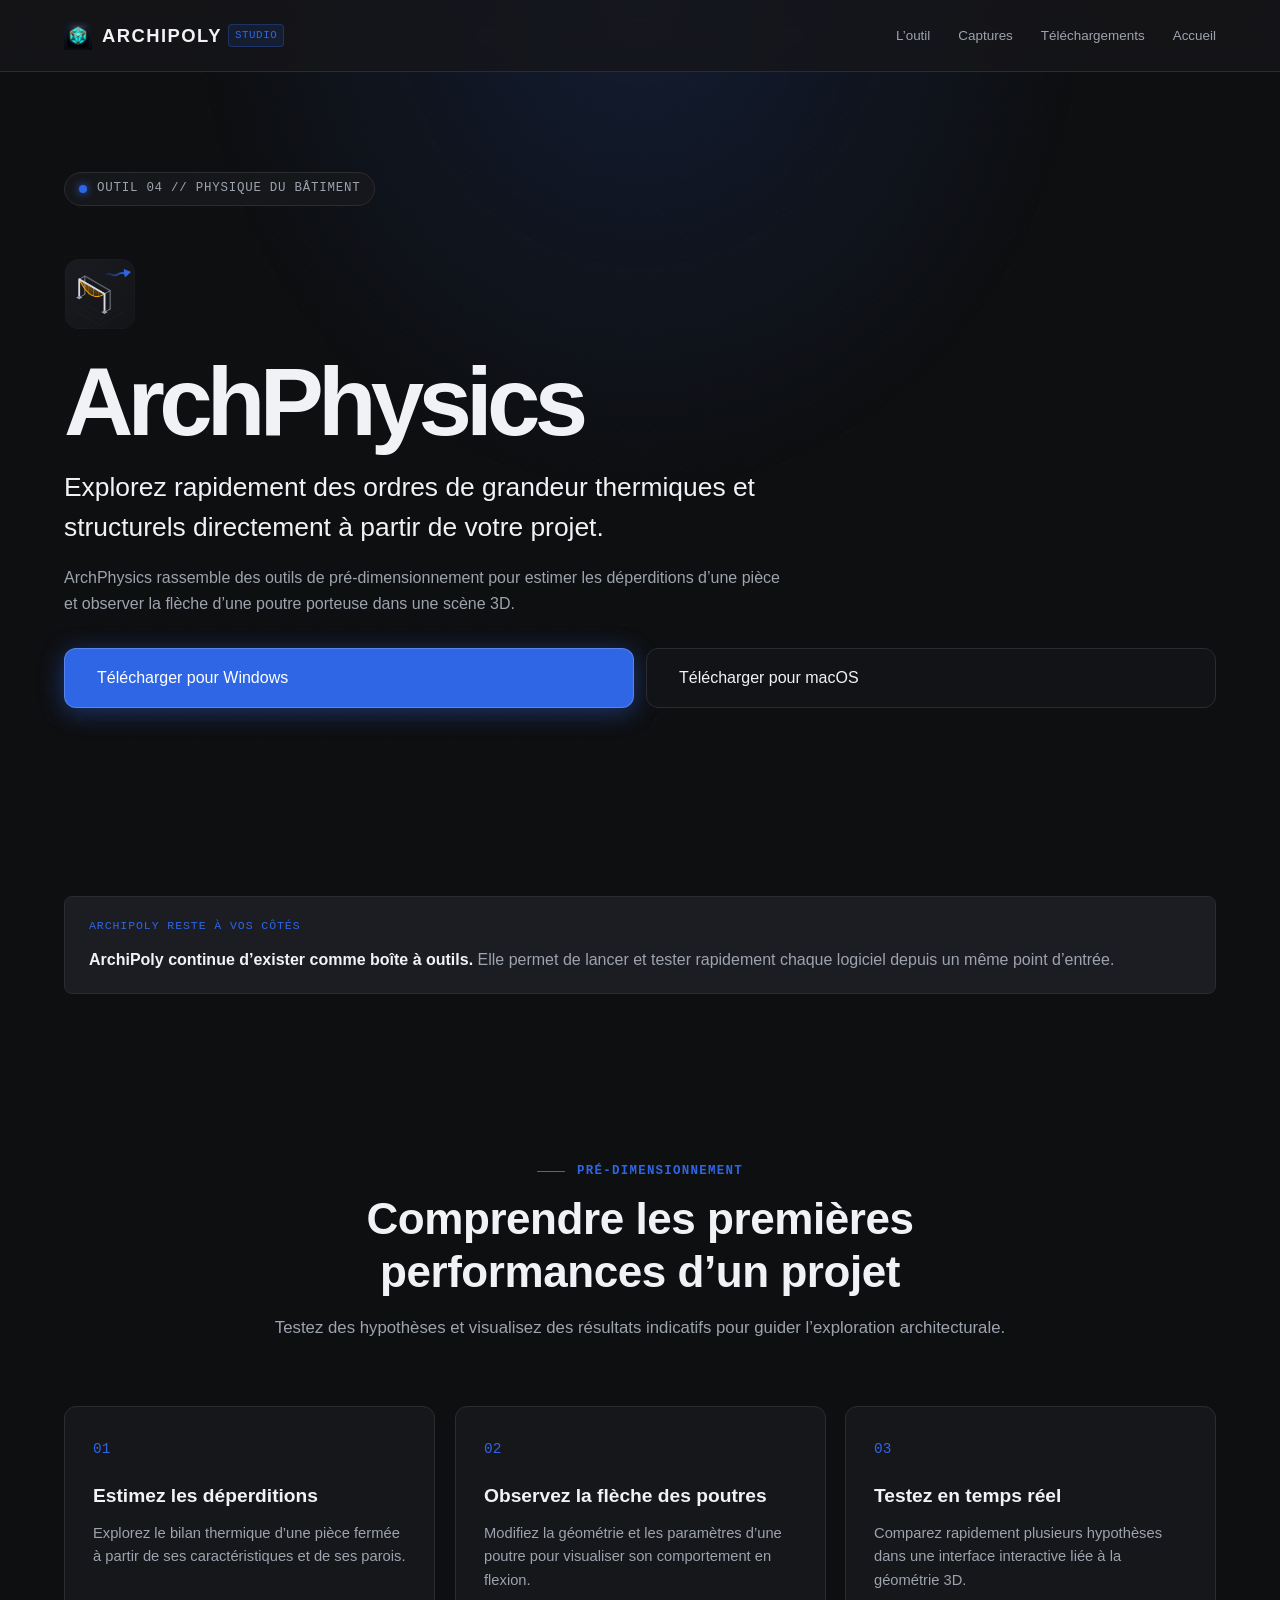
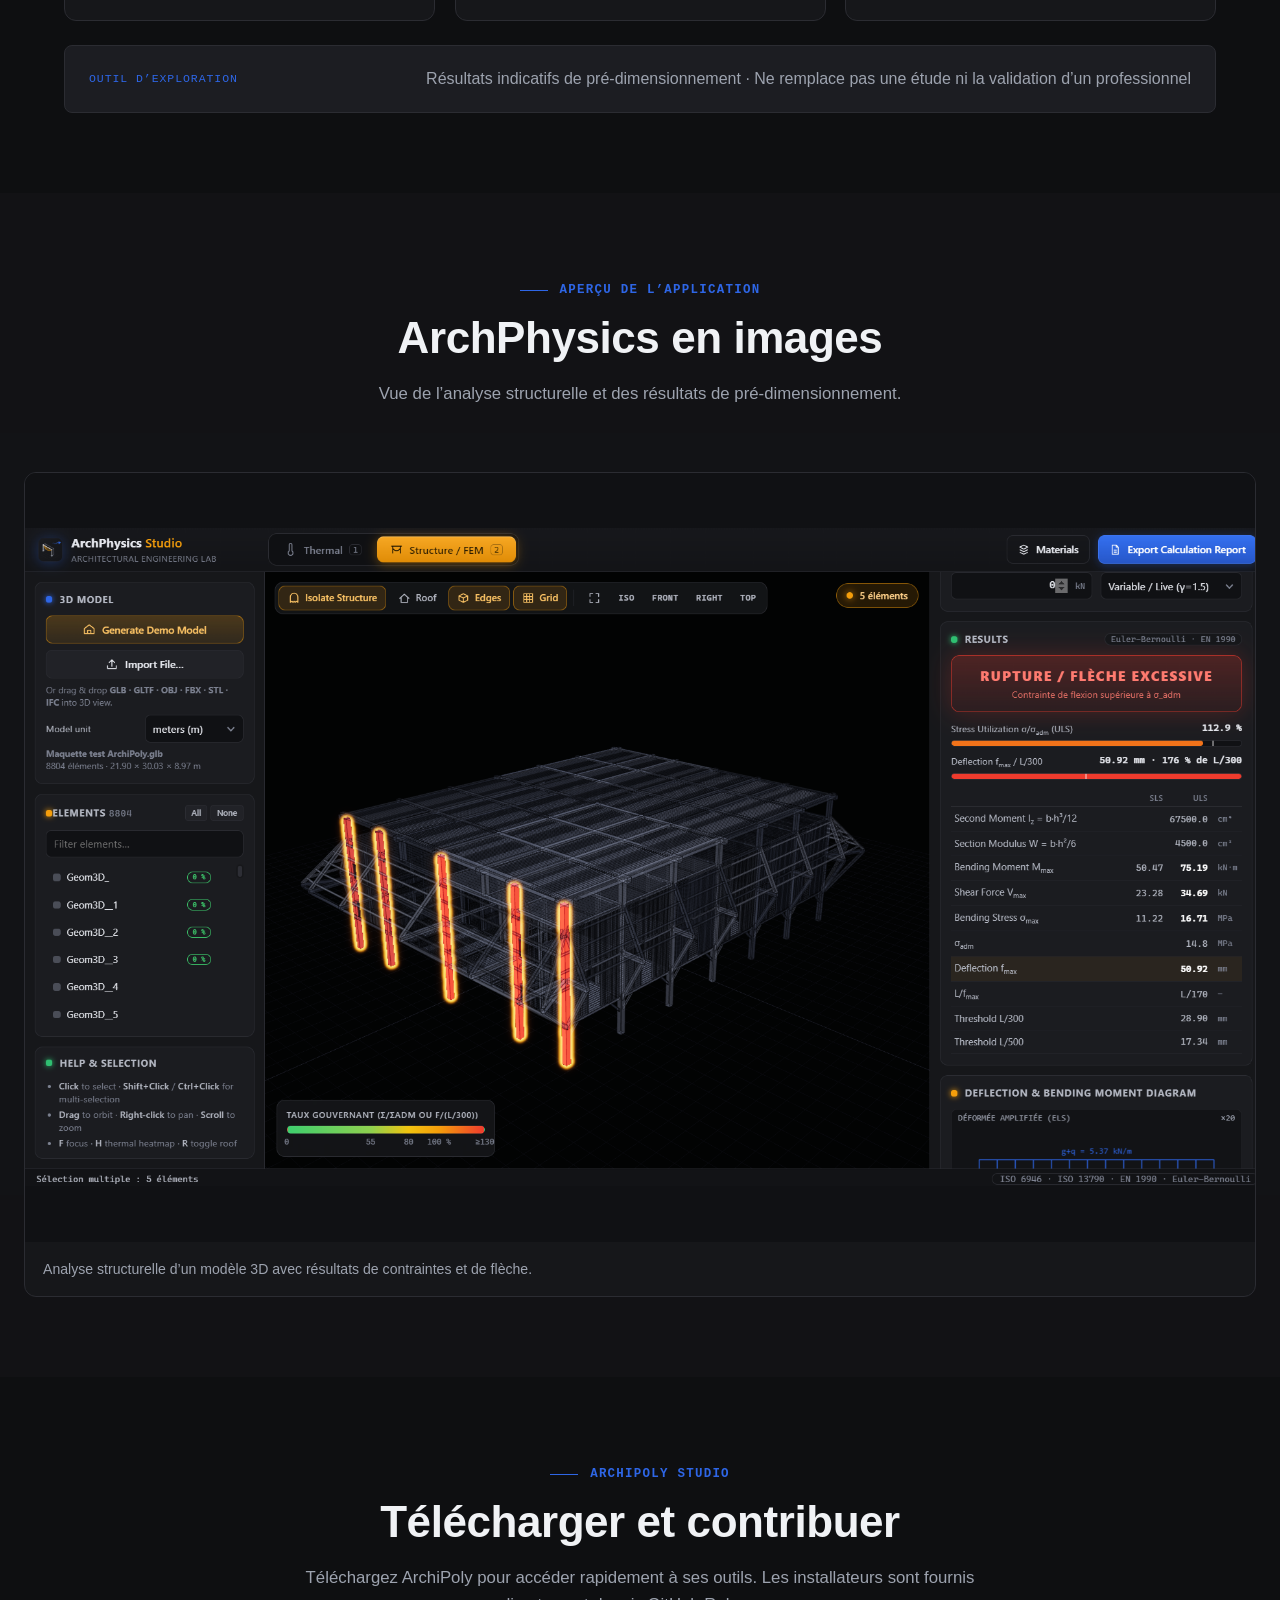
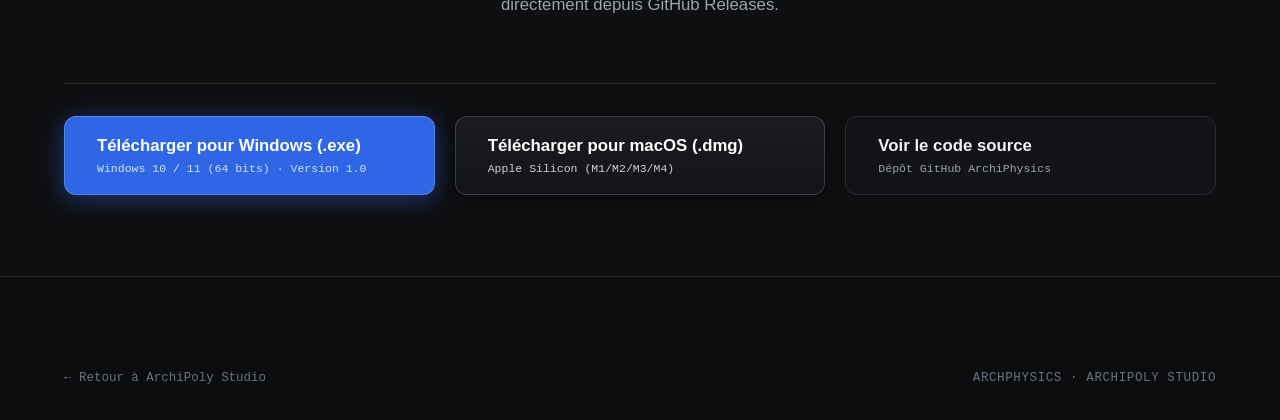
<file: archphysics.html>
<!DOCTYPE html>
<html lang="fr" class="scroll-smooth">

<head>
  <meta charset="UTF-8">
  <meta name="viewport" content="width=device-width, initial-scale=1.0">
  <title>ArchPhysics — ArchiPoly Studio</title>
  <meta name="description"
    content="Découvrez ArchPhysics, l'outil ArchiPoly de pré-dimensionnement pour explorer les déperditions thermiques et le comportement de poutres.">
  <link rel="stylesheet" href="style.css">
  <link rel="icon" type="image/png" href="images/icon.png">
</head>

<body>
  <div class="cad-grid-overlay" aria-hidden="true"></div>
  <div class="ambient-glow" aria-hidden="true"></div>

  <header class="site-header" id="navbar">
    <div class="header-container">
      <a href="index.html" class="brand-logo" aria-label="Retour à ArchiPoly Studio">
        <img class="brand-icon" src="images/icon.png" alt="" aria-hidden="true">
        <span class="brand-name">ARCHIPOLY <span class="brand-sub">STUDIO</span></span>
      </a>
      <nav class="slicer-page-nav" aria-label="Navigation de la page ArchPhysics">
        <a href="#outil">L’outil</a>
        <a href="#captures">Captures</a>
        <a href="#telechargement">Téléchargements</a>
        <a href="index.html">Accueil</a>
      </nav>
    </div>
  </header>

  <main class="slicer-detail-page">
    <section class="slicer-detail-hero">
      <div class="section-container">
        <div class="hero-badge-tag" data-reveal>
          <span class="status-indicator"></span>
          <span class="badge-code">OUTIL 04 // PHYSIQUE DU BÂTIMENT</span>
        </div>
        <img class="slicer-detail-logo" src="images/icon_1.ico" alt="Logo ArchPhysics">
        <h1 class="slicer-detail-title" data-reveal>ArchPhysics</h1>
        <p class="slicer-detail-lead" data-reveal>
          Explorez rapidement des ordres de grandeur thermiques et structurels directement à partir de votre projet.
        </p>
        <p class="slicer-detail-copy" data-reveal>
          ArchPhysics rassemble des outils de pré-dimensionnement pour estimer les déperditions d’une pièce et observer
          la flèche d’une poutre porteuse dans une scène 3D.
        </p>
        <div class="slicer-detail-actions" data-reveal>
          <a class="btn-primary-action"
            href="https://github.com/evasseur423-oss/ArchPhysics/releases/download/ArchiPhysics-v1/ArchPhysics.Studio.Setup.1.0.0.exe"
            download="ArchPhysics.Studio.Setup.1.0.0.exe">
            Télécharger pour Windows
          </a>
          <a class="btn-secondary-action"
            href="https://github.com/evasseur423-oss/ArchPhysics/releases/download/ArchiPhysics-v1-MAC/ArchPhysics.Studio-1.0.0-arm64.dmg"
            download="ArchPhysics.Studio-1.0.0-arm64.dmg">
            Télécharger pour macOS
          </a>
        </div>
      </div>
    </section>

    <section class="slicer-detail-section" id="positionnement">
      <div class="section-container">
        <div class="slicer-format-note" data-reveal>
          <span class="slicer-format-label">ARCHIPOLY RESTE À VOS CÔTÉS</span>
          <p>
            <strong>ArchiPoly continue d’exister comme boîte à outils.</strong>
            Elle permet de lancer et tester rapidement chaque logiciel depuis un même point d’entrée.
          </p>
        </div>
      </div>
    </section>

    <section class="slicer-detail-section" id="outil">
      <div class="section-container">
        <div class="section-heading" data-reveal>
          <div class="section-kicker">
            <span class="kicker-line"></span>
            <span class="kicker-text">PRÉ-DIMENSIONNEMENT</span>
          </div>
          <h2 class="section-title">Comprendre les premières performances d’un projet</h2>
          <p class="section-subtitle">
            Testez des hypothèses et visualisez des résultats indicatifs pour guider l’exploration architecturale.
          </p>
        </div>

        <div class="slicer-feature-grid">
          <article class="slicer-feature-card" data-reveal>
            <span class="slicer-feature-number">01</span>
            <h3>Estimez les déperditions</h3>
            <p>Explorez le bilan thermique d’une pièce fermée à partir de ses caractéristiques et de ses parois.</p>
          </article>
          <article class="slicer-feature-card" data-reveal>
            <span class="slicer-feature-number">02</span>
            <h3>Observez la flèche des poutres</h3>
            <p>Modifiez la géométrie et les paramètres d’une poutre pour visualiser son comportement en flexion.</p>
          </article>
          <article class="slicer-feature-card" data-reveal>
            <span class="slicer-feature-number">03</span>
            <h3>Testez en temps réel</h3>
            <p>Comparez rapidement plusieurs hypothèses dans une interface interactive liée à la géométrie 3D.</p>
          </article>
        </div>

        <div class="slicer-format-note" data-reveal>
          <span class="slicer-format-label">OUTIL D’EXPLORATION</span>
          <p>Résultats indicatifs de pré-dimensionnement · Ne remplace pas une étude ni la validation d’un professionnel</p>
        </div>
      </div>
    </section>

    <section class="slicer-detail-section slicer-gallery-section" id="captures">
      <div class="section-container slicer-featured-container">
        <div class="section-heading" data-reveal>
          <div class="section-kicker">
            <span class="kicker-line"></span>
            <span class="kicker-text">APERÇU DE L’APPLICATION</span>
          </div>
          <h2 class="section-title">ArchPhysics en images</h2>
          <p class="section-subtitle">Vue de l’analyse structurelle et des résultats de pré-dimensionnement.</p>
        </div>

        <div class="slicer-gallery slicer-single-gallery slicer-featured-gallery">
          <figure class="slicer-screenshot-card" data-reveal>
            <img src="images/Capture d'écran 2026-10-21 103843.png"
              alt="Interface ArchPhysics Studio avec modèle 3D et résultats de calcul structurel">
            <figcaption>Analyse structurelle d’un modèle 3D avec résultats de contraintes et de flèche.</figcaption>
          </figure>
        </div>
      </div>
    </section>

    <section class="slicer-detail-section" id="telechargement">
      <div class="section-container">
        <div class="section-heading" data-reveal>
          <div class="section-kicker">
            <span class="kicker-line"></span>
            <span class="kicker-text">ARCHIPOLY STUDIO</span>
          </div>
          <h2 class="section-title">Télécharger et contribuer</h2>
          <p class="section-subtitle">
            Téléchargez ArchiPoly pour accéder rapidement à ses outils. Les installateurs sont fournis directement
            depuis GitHub Releases.
          </p>
        </div>
        <div class="transparency-actions slicer-download-actions" data-reveal>
          <a href="https://github.com/evasseur423-oss/ArchPhysics/releases/download/ArchiPhysics-v1/ArchPhysics.Studio.Setup.1.0.0.exe"
            download="ArchPhysics.Studio.Setup.1.0.0.exe" class="btn-primary-action">
            <div class="btn-lines">
              <span class="btn-title">Télécharger pour Windows (.exe)</span>
              <span class="btn-sub">Windows 10 / 11 (64 bits) · Version 1.0</span>
            </div>
          </a>
          <a href="https://github.com/evasseur423-oss/ArchPhysics/releases/download/ArchiPhysics-v1-MAC/ArchPhysics.Studio-1.0.0-arm64.dmg"
            download="ArchPhysics.Studio-1.0.0-arm64.dmg" class="btn-primary-action btn-mac-action">
            <div class="btn-lines">
              <span class="btn-title">Télécharger pour macOS (.dmg)</span>
              <span class="btn-sub">Apple Silicon (M1/M2/M3/M4)</span>
            </div>
          </a>
          <a href="https://github.com/evasseur423-oss/ArchPhysics" target="_blank" rel="noopener noreferrer"
            class="btn-secondary-action">
            <div class="btn-lines">
              <span class="btn-title">Voir le code source</span>
              <span class="btn-sub">Dépôt GitHub ArchiPhysics</span>
            </div>
          </a>
        </div>
      </div>
    </section>
  </main>

  <footer class="site-footer">
    <div class="footer-container">
      <div class="footer-bottom">
        <a href="index.html">← Retour à ArchiPoly Studio</a>
        <span class="meta-tag">ARCHPHYSICS · ARCHIPOLY STUDIO</span>
      </div>
    </div>
  </footer>

  <script src="script.js"></script>
</body>

</html>
</file>
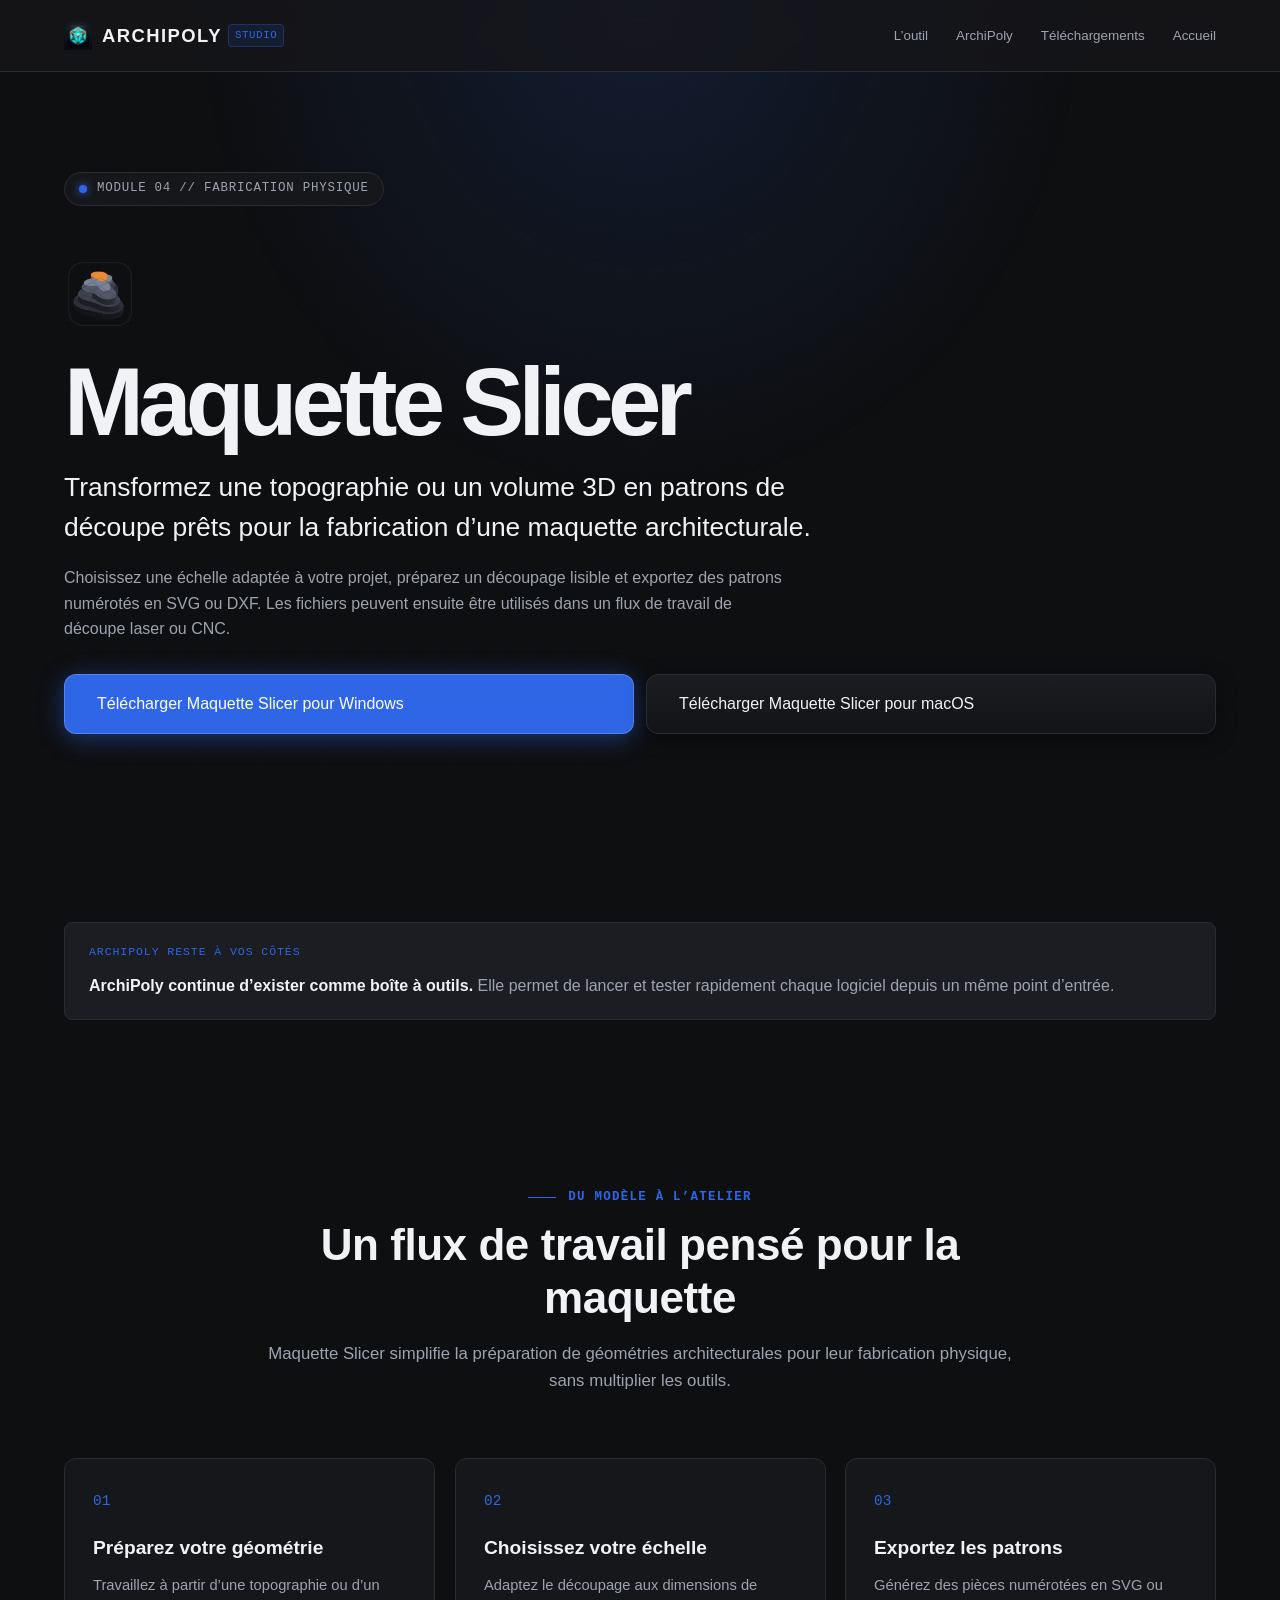
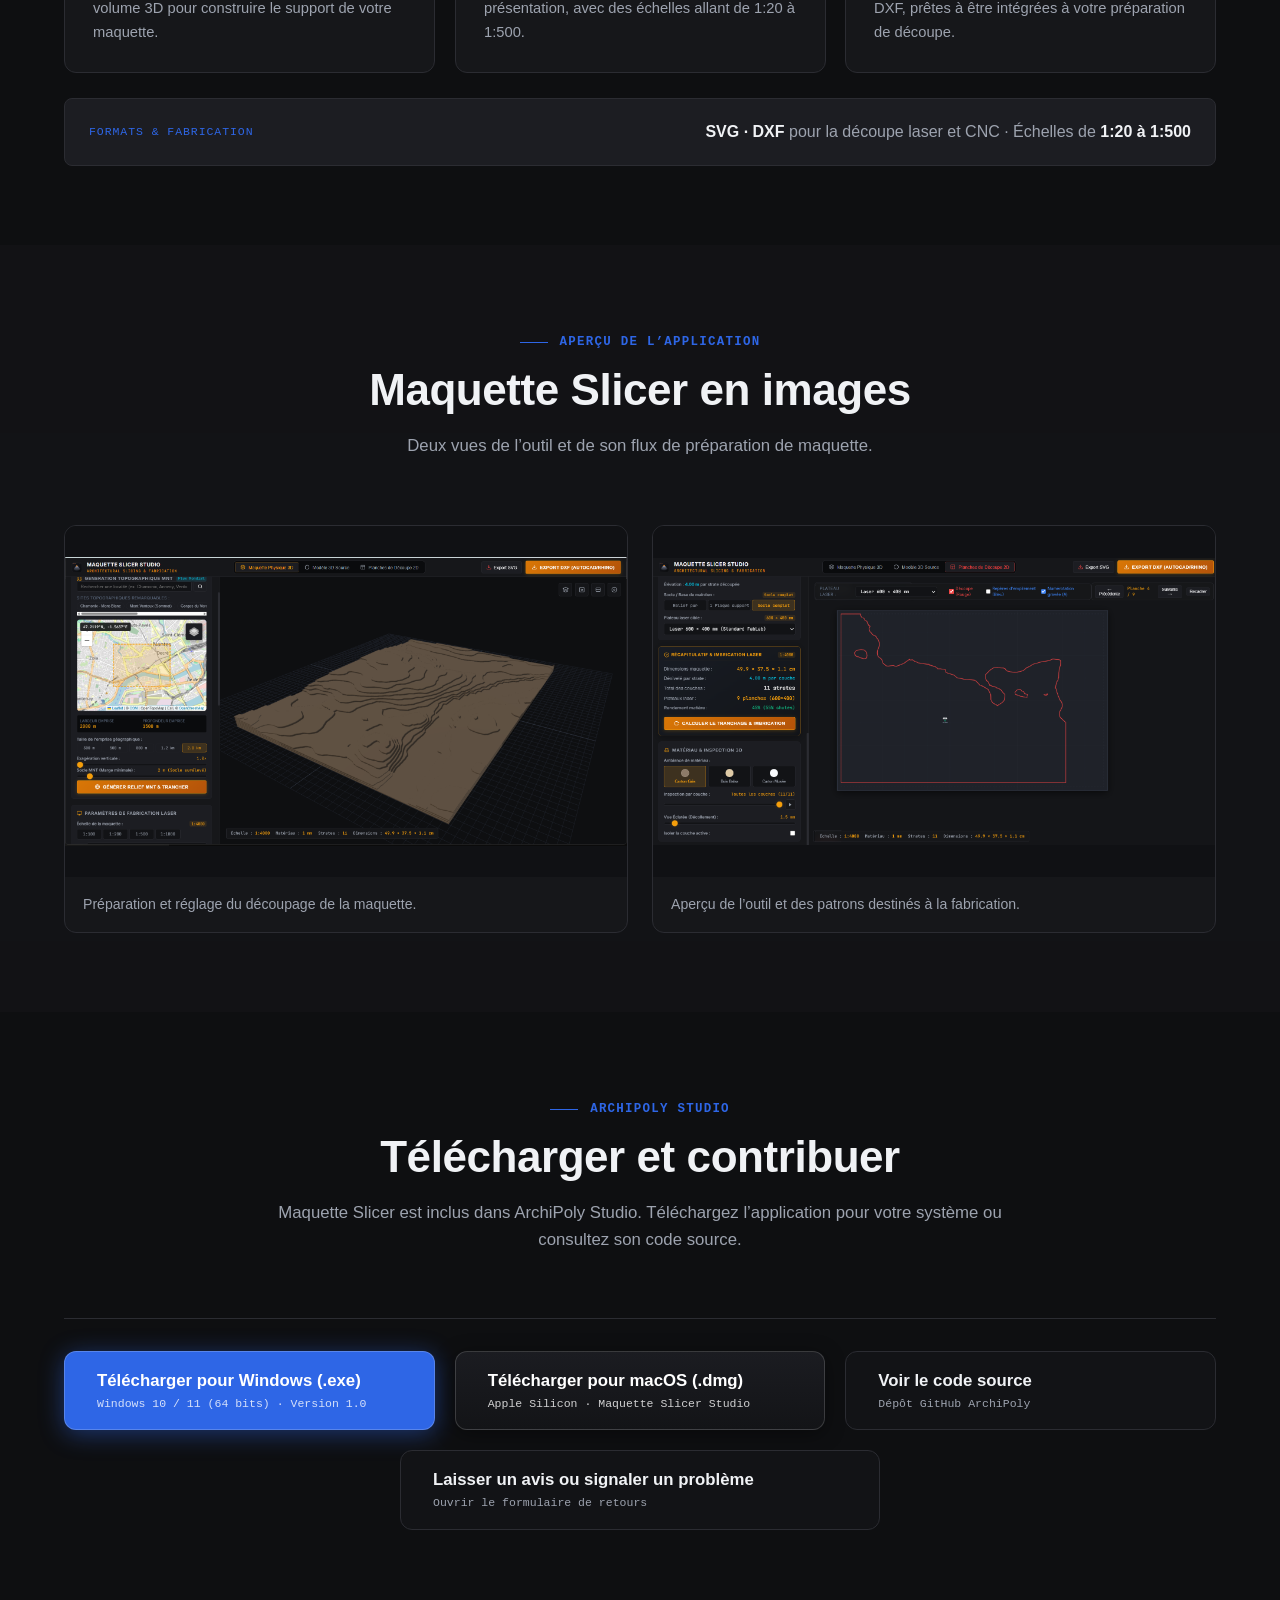
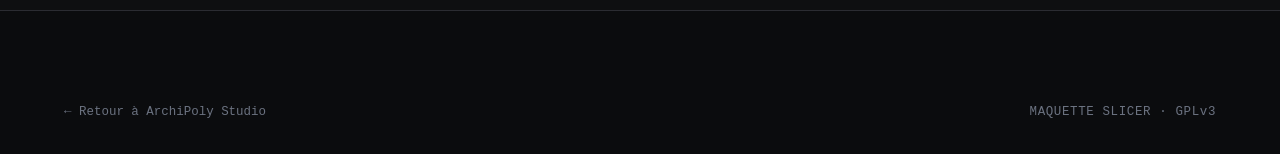
<file: maquette-slicer.html>
<!DOCTYPE html>
<html lang="fr" class="scroll-smooth">

<head>
  <meta charset="UTF-8">
  <meta name="viewport" content="width=device-width, initial-scale=1.0">
  <title>Maquette Slicer — ArchiPoly Studio</title>
  <meta name="description"
    content="Découvrez Maquette Slicer, l'outil ArchiPoly Studio pour préparer des maquettes architecturales à l'échelle et exporter des patrons de découpe SVG et DXF.">
  <link rel="stylesheet" href="style.css">
  <link rel="icon" type="image/png" href="images/icon.png">
</head>

<body>
  <div class="cad-grid-overlay" aria-hidden="true"></div>
  <div class="ambient-glow" aria-hidden="true"></div>

  <header class="site-header" id="navbar">
    <div class="header-container">
      <a href="index.html" class="brand-logo" aria-label="Retour à ArchiPoly Studio">
        <img class="brand-icon" src="images/icon.png" alt="" aria-hidden="true">
        <span class="brand-name">ARCHIPOLY <span class="brand-sub">STUDIO</span></span>
      </a>
      <nav class="slicer-page-nav" aria-label="Navigation de la page Maquette Slicer">
        <a href="#outil">L’outil</a>
        <a href="#positionnement">ArchiPoly</a>
        <a href="#telechargement">Téléchargements</a>
        <a href="index.html">Accueil</a>
      </nav>
    </div>
  </header>

  <main class="slicer-detail-page">
    <section class="slicer-detail-hero">
      <div class="section-container">
        <div class="hero-badge-tag" data-reveal>
          <span class="status-indicator"></span>
          <span class="badge-code">MODULE 04 // FABRICATION PHYSIQUE</span>
        </div>
        <img class="slicer-detail-logo" src="images/icon (2).ico" alt="Logo Maquette Slicer">
        <h1 class="slicer-detail-title" data-reveal>Maquette Slicer</h1>
        <p class="slicer-detail-lead" data-reveal>
          Transformez une topographie ou un volume 3D en patrons de découpe prêts pour la fabrication d’une maquette
          architecturale.
        </p>
        <p class="slicer-detail-copy" data-reveal>
          Choisissez une échelle adaptée à votre projet, préparez un découpage lisible et exportez des patrons
          numérotés en SVG ou DXF. Les fichiers peuvent ensuite être utilisés dans un flux de travail de découpe laser
          ou CNC.
        </p>
        <div class="slicer-detail-actions" data-reveal>
          <a class="btn-primary-action"
            href="https://github.com/evasseur423-oss/Maquette-Slicer-Studio/releases/download/Maquette-Slicer-v1/Maquette.Slicer.Studio.-.Portable.1.0.0.exe"
            download="Maquette.Slicer.Studio.-.Portable.1.0.0.exe">
            Télécharger Maquette Slicer pour Windows
          </a>
          <a class="btn-secondary-action btn-mac-action"
            href="https://github.com/evasseur423-oss/Maquette-Slicer-Studio/releases/download/latest-mac/Maquette-Slicer-Studio-macOS-arm64.dmg"
            download="Maquette-Slicer-Studio-macOS-arm64.dmg">
            Télécharger Maquette Slicer pour macOS
          </a>
        </div>
      </div>
    </section>

    <section class="slicer-detail-section" id="positionnement">
      <div class="section-container">
        <div class="slicer-format-note" data-reveal>
          <span class="slicer-format-label">ARCHIPOLY RESTE À VOS CÔTÉS</span>
          <p>
            <strong>ArchiPoly continue d’exister comme boîte à outils.</strong>
            Elle permet de lancer et tester rapidement chaque logiciel depuis un même point d’entrée.
          </p>
        </div>
      </div>
    </section>

    <section class="slicer-detail-section" id="outil">
      <div class="section-container">
        <div class="section-heading" data-reveal>
          <div class="section-kicker">
            <span class="kicker-line"></span>
            <span class="kicker-text">DU MODÈLE À L’ATELIER</span>
          </div>
          <h2 class="section-title">Un flux de travail pensé pour la maquette</h2>
          <p class="section-subtitle">
            Maquette Slicer simplifie la préparation de géométries architecturales pour leur fabrication physique,
            sans multiplier les outils.
          </p>
        </div>

        <div class="slicer-feature-grid">
          <article class="slicer-feature-card" data-reveal>
            <span class="slicer-feature-number">01</span>
            <h3>Préparez votre géométrie</h3>
            <p>Travaillez à partir d’une topographie ou d’un volume 3D pour construire le support de votre maquette.</p>
          </article>
          <article class="slicer-feature-card" data-reveal>
            <span class="slicer-feature-number">02</span>
            <h3>Choisissez votre échelle</h3>
            <p>Adaptez le découpage aux dimensions de présentation, avec des échelles allant de 1:20 à 1:500.</p>
          </article>
          <article class="slicer-feature-card" data-reveal>
            <span class="slicer-feature-number">03</span>
            <h3>Exportez les patrons</h3>
            <p>Générez des pièces numérotées en SVG ou DXF, prêtes à être intégrées à votre préparation de découpe.</p>
          </article>
        </div>

        <div class="slicer-format-note" data-reveal>
          <span class="slicer-format-label">FORMATS & FABRICATION</span>
          <p><strong>SVG · DXF</strong> pour la découpe laser et CNC · Échelles de <strong>1:20 à 1:500</strong></p>
        </div>
      </div>
    </section>

    <section class="slicer-detail-section slicer-gallery-section" id="captures">
      <div class="section-container">
        <div class="section-heading" data-reveal>
          <div class="section-kicker">
            <span class="kicker-line"></span>
            <span class="kicker-text">APERÇU DE L’APPLICATION</span>
          </div>
          <h2 class="section-title">Maquette Slicer en images</h2>
          <p class="section-subtitle">Deux vues de l’outil et de son flux de préparation de maquette.</p>
        </div>

        <div class="slicer-gallery">
          <figure class="slicer-screenshot-card" data-reveal>
            <img src="images/Capture d'écran 2026-10-28 165759.png"
              alt="Première capture d’écran de Maquette Slicer">
            <figcaption>Préparation et réglage du découpage de la maquette.</figcaption>
          </figure>
          <figure class="slicer-screenshot-card" data-reveal>
            <img src="images/Capture d'écran 2026-10-28 170147.png"
              alt="Deuxième capture d’écran de Maquette Slicer">
            <figcaption>Aperçu de l’outil et des patrons destinés à la fabrication.</figcaption>
          </figure>
        </div>
      </div>
    </section>

    <section class="slicer-detail-section" id="telechargement">
      <div class="section-container">
        <div class="section-heading" data-reveal>
          <div class="section-kicker">
            <span class="kicker-line"></span>
            <span class="kicker-text">ARCHIPOLY STUDIO</span>
          </div>
          <h2 class="section-title">Télécharger et contribuer</h2>
          <p class="section-subtitle">
            Maquette Slicer est inclus dans ArchiPoly Studio. Téléchargez l’application pour votre système ou consultez
            son code source.
          </p>
        </div>

        <div class="transparency-actions slicer-download-actions" data-reveal>
          <a href="https://github.com/evasseur423-oss/Maquette-Slicer-Studio/releases/download/Maquette-Slicer-v1/Maquette.Slicer.Studio.-.Portable.1.0.0.exe"
            download="Maquette.Slicer.Studio.-.Portable.1.0.0.exe" class="btn-primary-action">
            <div class="btn-lines">
              <span class="btn-title">Télécharger pour Windows (.exe)</span>
              <span class="btn-sub">Windows 10 / 11 (64 bits) · Version 1.0</span>
            </div>
          </a>
          <a href="https://github.com/evasseur423-oss/Maquette-Slicer-Studio/releases/download/latest-mac/Maquette-Slicer-Studio-macOS-arm64.dmg"
            download="Maquette-Slicer-Studio-macOS-arm64.dmg" class="btn-primary-action btn-mac-action">
            <span class="btn-lines">
              <span class="btn-title">Télécharger pour macOS (.dmg)</span>
              <span class="btn-sub">Apple Silicon · Maquette Slicer Studio</span>
            </span>
          </a>
          <a href="https://github.com/evasseur423-oss/ArchiPoly" target="_blank" rel="noopener noreferrer"
            class="btn-secondary-action">
            <div class="btn-lines">
              <span class="btn-title">Voir le code source</span>
              <span class="btn-sub">Dépôt GitHub ArchiPoly</span>
            </div>
          </a>
          <a href="https://docs.google.com/forms/d/e/1FAIpQLSfWAk4qhgMxmRA1Wajv-wVvZdUaFBtIJnc47Psp6ZVpkDfb8w/viewform?usp=header"
            target="_blank" rel="noopener noreferrer" class="btn-secondary-action">
            <div class="btn-lines">
              <span class="btn-title">Laisser un avis ou signaler un problème</span>
              <span class="btn-sub">Ouvrir le formulaire de retours</span>
            </div>
          </a>
        </div>
      </div>
    </section>
  </main>

  <footer class="site-footer">
    <div class="footer-container">
      <div class="footer-bottom">
        <a href="index.html">← Retour à ArchiPoly Studio</a>
        <span class="meta-tag">MAQUETTE SLICER · GPLv3</span>
      </div>
    </div>
  </footer>

  <script src="script.js"></script>
</body>

</html>
</file>
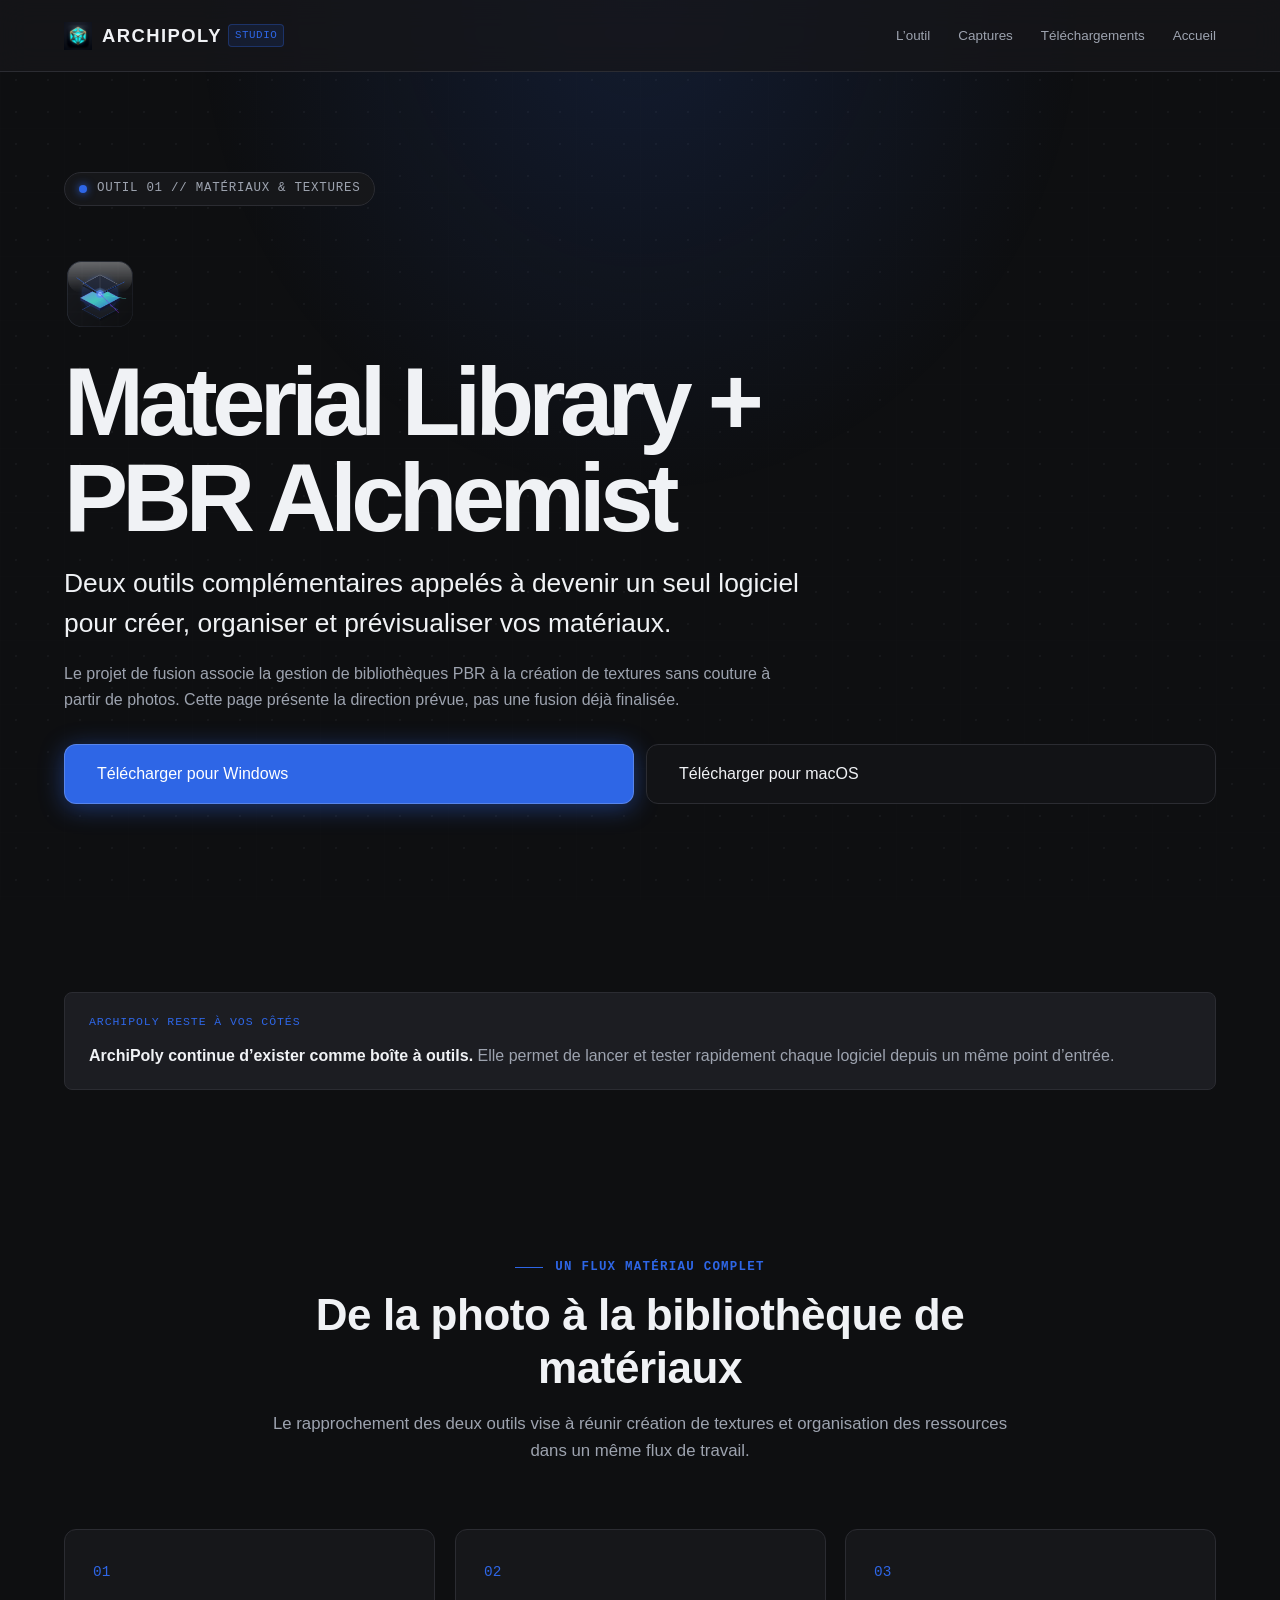
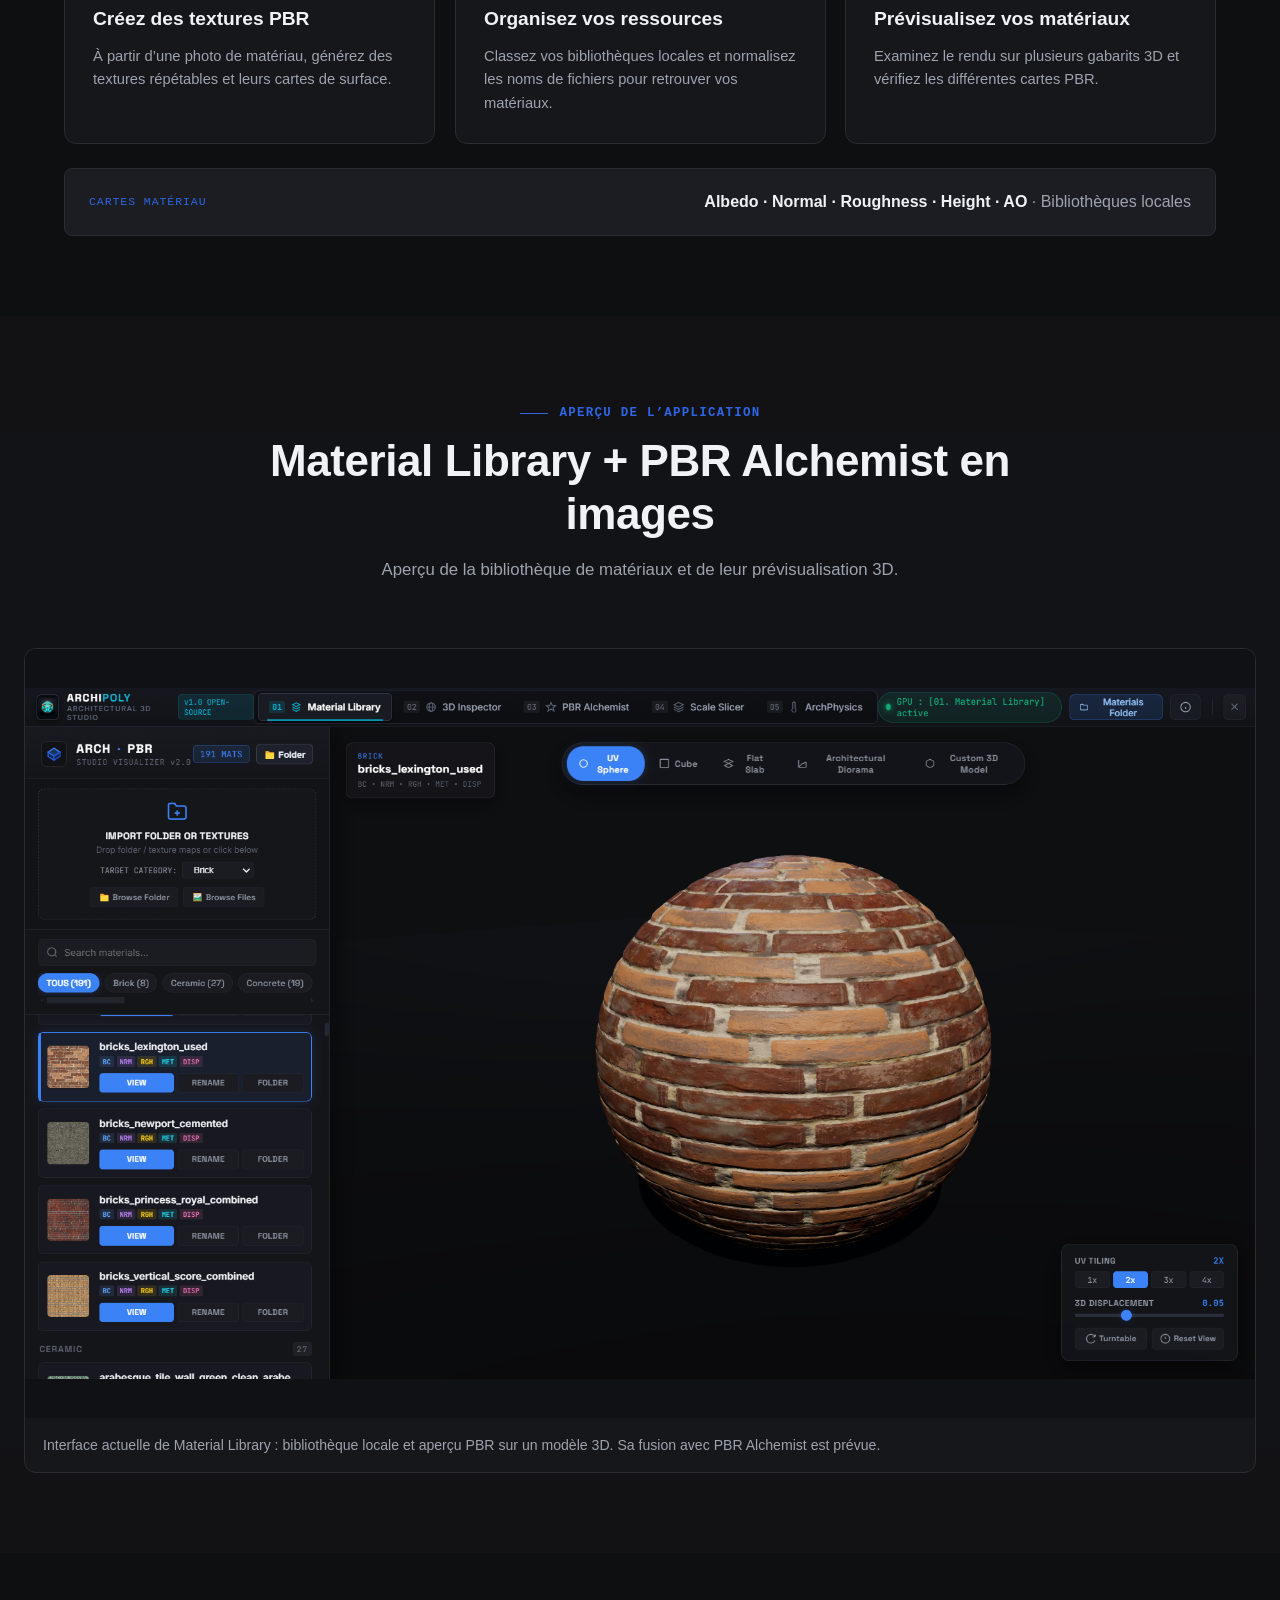
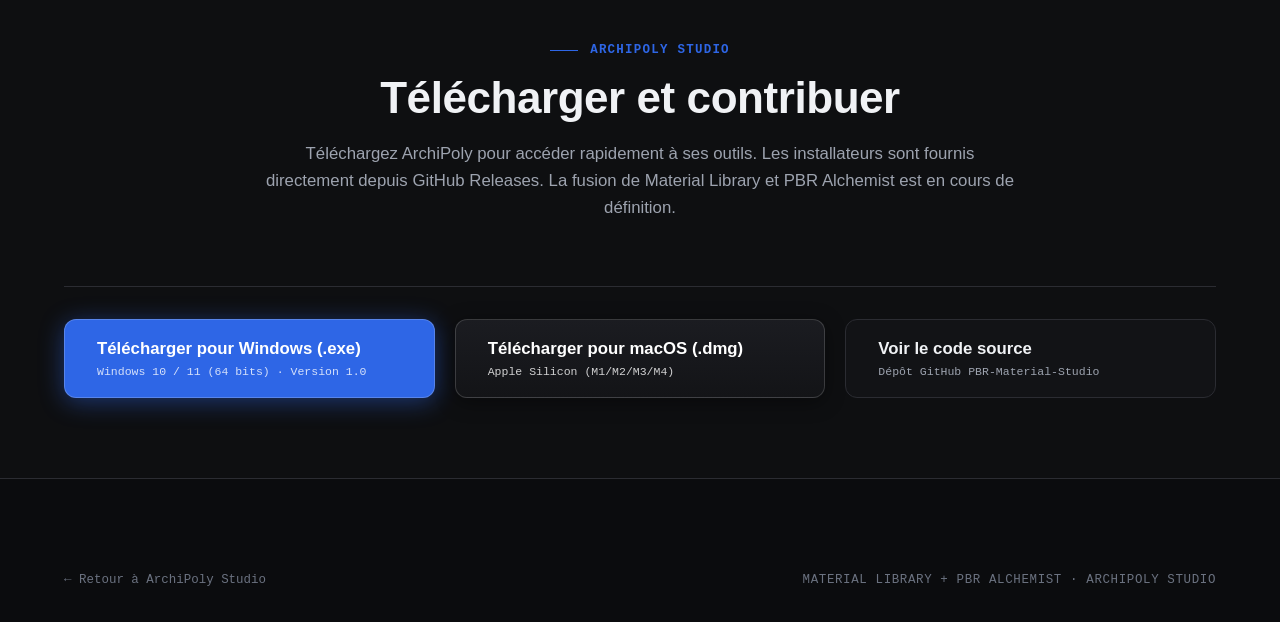
<file: material-library.html>
<!DOCTYPE html>
<html lang="fr" class="scroll-smooth">

<head>
  <meta charset="UTF-8">
  <meta name="viewport" content="width=device-width, initial-scale=1.0">
  <title>Material Library + PBR Alchemist — ArchiPoly Studio</title>
  <meta name="description"
    content="Découvrez le futur outil réunissant Material Library et PBR Alchemist : gestion de bibliothèques PBR, prévisualisation 3D et création de textures.">
  <link rel="stylesheet" href="style.css">
  <link rel="icon" type="image/png" href="images/icon.png">
</head>

<body>
  <div class="cad-grid-overlay" aria-hidden="true"></div>
  <div class="ambient-glow" aria-hidden="true"></div>

  <header class="site-header" id="navbar">
    <div class="header-container">
      <a href="index.html" class="brand-logo" aria-label="Retour à ArchiPoly Studio">
        <img class="brand-icon" src="images/icon.png" alt="" aria-hidden="true">
        <span class="brand-name">ARCHIPOLY <span class="brand-sub">STUDIO</span></span>
      </a>
      <nav class="slicer-page-nav" aria-label="Navigation de la page Material Library et PBR Alchemist">
        <a href="#outil">L’outil</a>
        <a href="#captures">Captures</a>
        <a href="#telechargement">Téléchargements</a>
        <a href="index.html">Accueil</a>
      </nav>
    </div>
  </header>

  <main class="slicer-detail-page">
    <section class="slicer-detail-hero">
      <div class="section-container">
        <div class="hero-badge-tag" data-reveal>
          <span class="status-indicator"></span>
          <span class="badge-code">OUTIL 01 // MATÉRIAUX & TEXTURES</span>
        </div>
        <img class="slicer-detail-logo" src="images/icon (1).ico" alt="Logo PBR Alchemist">
        <h1 class="slicer-detail-title" data-reveal>Material Library + PBR Alchemist</h1>
        <p class="slicer-detail-lead" data-reveal>
          Deux outils complémentaires appelés à devenir un seul logiciel pour créer, organiser et prévisualiser vos matériaux.
        </p>
        <p class="slicer-detail-copy" data-reveal>
          Le projet de fusion associe la gestion de bibliothèques PBR à la création de textures sans couture à partir
          de photos. Cette page présente la direction prévue, pas une fusion déjà finalisée.
        </p>
        <div class="slicer-detail-actions" data-reveal>
          <a class="btn-primary-action"
            href="https://github.com/evasseur423-oss/PBR-Material-Studio/releases/download/PBR-Visualizer-V1/PBR.Material.Studio.Setup.1.0.0.exe"
            download="PBR.Material.Studio.Setup.1.0.0.exe">
            Télécharger pour Windows
          </a>
          <a class="btn-secondary-action"
            href="https://github.com/evasseur423-oss/PBR-Material-Studio/releases/download/PBR-Visualizer-V1-MAC/PBR.Material.Studio-1.0.0-arm64.dmg"
            download="PBR.Material.Studio-1.0.0-arm64.dmg">
            Télécharger pour macOS
          </a>
        </div>
      </div>
    </section>

    <section class="slicer-detail-section" id="positionnement">
      <div class="section-container">
        <div class="slicer-format-note" data-reveal>
          <span class="slicer-format-label">ARCHIPOLY RESTE À VOS CÔTÉS</span>
          <p>
            <strong>ArchiPoly continue d’exister comme boîte à outils.</strong>
            Elle permet de lancer et tester rapidement chaque logiciel depuis un même point d’entrée.
          </p>
        </div>
      </div>
    </section>

    <section class="slicer-detail-section" id="outil">
      <div class="section-container">
        <div class="section-heading" data-reveal>
          <div class="section-kicker">
            <span class="kicker-line"></span>
            <span class="kicker-text">UN FLUX MATÉRIAU COMPLET</span>
          </div>
          <h2 class="section-title">De la photo à la bibliothèque de matériaux</h2>
          <p class="section-subtitle">
            Le rapprochement des deux outils vise à réunir création de textures et organisation des ressources dans un
            même flux de travail.
          </p>
        </div>

        <div class="slicer-feature-grid">
          <article class="slicer-feature-card" data-reveal>
            <span class="slicer-feature-number">01</span>
            <h3>Créez des textures PBR</h3>
            <p>À partir d’une photo de matériau, générez des textures répétables et leurs cartes de surface.</p>
          </article>
          <article class="slicer-feature-card" data-reveal>
            <span class="slicer-feature-number">02</span>
            <h3>Organisez vos ressources</h3>
            <p>Classez vos bibliothèques locales et normalisez les noms de fichiers pour retrouver vos matériaux.</p>
          </article>
          <article class="slicer-feature-card" data-reveal>
            <span class="slicer-feature-number">03</span>
            <h3>Prévisualisez vos matériaux</h3>
            <p>Examinez le rendu sur plusieurs gabarits 3D et vérifiez les différentes cartes PBR.</p>
          </article>
        </div>

        <div class="slicer-format-note" data-reveal>
          <span class="slicer-format-label">CARTES MATÉRIAU</span>
          <p><strong>Albedo · Normal · Roughness · Height · AO</strong> · Bibliothèques locales</p>
        </div>
      </div>
    </section>

    <section class="slicer-detail-section slicer-gallery-section" id="captures">
      <div class="section-container slicer-featured-container">
        <div class="section-heading" data-reveal>
          <div class="section-kicker">
            <span class="kicker-line"></span>
            <span class="kicker-text">APERÇU DE L’APPLICATION</span>
          </div>
          <h2 class="section-title">Material Library + PBR Alchemist en images</h2>
          <p class="section-subtitle">Aperçu de la bibliothèque de matériaux et de leur prévisualisation 3D.</p>
        </div>

        <div class="slicer-gallery slicer-single-gallery slicer-featured-gallery">
          <figure class="slicer-screenshot-card" data-reveal>
            <img src="images/Capture d'écran 2026-11-02 181626.png"
              alt="Material Library ArchiPoly avec bibliothèque locale de matériaux PBR et aperçu sur une sphère 3D">
            <figcaption>
              Interface actuelle de Material Library : bibliothèque locale et aperçu PBR sur un modèle 3D.
              Sa fusion avec PBR Alchemist est prévue.
            </figcaption>
          </figure>
        </div>
      </div>
    </section>

    <section class="slicer-detail-section" id="telechargement">
      <div class="section-container">
        <div class="section-heading" data-reveal>
          <div class="section-kicker">
            <span class="kicker-line"></span>
            <span class="kicker-text">ARCHIPOLY STUDIO</span>
          </div>
          <h2 class="section-title">Télécharger et contribuer</h2>
          <p class="section-subtitle">
            Téléchargez ArchiPoly pour accéder rapidement à ses outils. Les installateurs sont fournis directement
            depuis GitHub Releases. La fusion de Material Library et PBR Alchemist est en cours de définition.
          </p>
        </div>
        <div class="transparency-actions slicer-download-actions" data-reveal>
          <a href="https://github.com/evasseur423-oss/PBR-Material-Studio/releases/download/PBR-Visualizer-V1/PBR.Material.Studio.Setup.1.0.0.exe"
            download="PBR.Material.Studio.Setup.1.0.0.exe" class="btn-primary-action">
            <div class="btn-lines">
              <span class="btn-title">Télécharger pour Windows (.exe)</span>
              <span class="btn-sub">Windows 10 / 11 (64 bits) · Version 1.0</span>
            </div>
          </a>
          <a href="https://github.com/evasseur423-oss/PBR-Material-Studio/releases/download/PBR-Visualizer-V1-MAC/PBR.Material.Studio-1.0.0-arm64.dmg"
            download="PBR.Material.Studio-1.0.0-arm64.dmg" class="btn-primary-action btn-mac-action">
            <div class="btn-lines">
              <span class="btn-title">Télécharger pour macOS (.dmg)</span>
              <span class="btn-sub">Apple Silicon (M1/M2/M3/M4)</span>
            </div>
          </a>
          <a href="https://github.com/evasseur423-oss/PBR-Material-Studio" target="_blank" rel="noopener noreferrer"
            class="btn-secondary-action">
            <div class="btn-lines">
              <span class="btn-title">Voir le code source</span>
              <span class="btn-sub">Dépôt GitHub PBR-Material-Studio</span>
            </div>
          </a>
        </div>
      </div>
    </section>
  </main>

  <footer class="site-footer">
    <div class="footer-container">
      <div class="footer-bottom">
        <a href="index.html">← Retour à ArchiPoly Studio</a>
        <span class="meta-tag">MATERIAL LIBRARY + PBR ALCHEMIST · ARCHIPOLY STUDIO</span>
      </div>
    </div>
  </footer>

  <script src="script.js"></script>
</body>

</html>
</file>
<file: style.css>
/* ==========================================================================
   ARCHIPOLY STUDIO — DESIGN SYSTEM & FEUILLE DE STYLE PRINCIPALE
   Charte graphique : Architectural Sombre (Local-First Desktop App Aesthetic)
   ========================================================================== */

/* --------------------------------------------------------------------------
   01. VARIABLES & DESIGN TOKENS
   -------------------------------------------------------------------------- */
:root {
  /* Couleurs Fondamentales */
  --bg-primary: #0e0f11;
  --bg-surface: #16171a;
  --bg-surface-translucent: rgba(22, 23, 26, 0.78);
  --bg-surface-elevated: #1c1d22;
  --bg-surface-hover: #202228;

  /* Bordures Techniques */
  --border-technical: #2b2c32;
  --border-subtle: rgba(43, 44, 50, 0.6);
  --border-focus: #2e66e6;

  /* Accentuation Bleu Électrique */
  --accent-blue: #2e66e6;
  --accent-blue-hover: #457df5;
  --accent-blue-active: #204db5;
  --accent-blue-glow: rgba(46, 102, 230, 0.22);
  --accent-blue-subtle: rgba(46, 102, 230, 0.08);

  /* Typographie & Couleurs de Texte */
  --font-heading: 'Space Grotesk', -apple-system, BlinkMacSystemFont, 'Segoe UI', Roboto, sans-serif;
  --font-body: 'Inter', -apple-system, BlinkMacSystemFont, 'Segoe UI', Roboto, sans-serif;
  --font-mono: 'JetBrains Mono', 'Fira Code', Menlo, Consolas, monospace;

  --text-primary: #f0f2f5;
  --text-secondary: #9da3af;
  --text-muted: #6b7280;
  --text-light-dim: #cfd3dc;

  /* Géométrie & Espacements */
  --header-height: 72px;
  --max-content-width: 1200px;
  --radius-sm: 4px;
  --radius-md: 8px;
  --radius-lg: 12px;
  --radius-xl: 16px;

  /* Transitions douces */
  --transition-fast: 160ms cubic-bezier(0.16, 1, 0.3, 1);
  --transition-normal: 260ms cubic-bezier(0.16, 1, 0.3, 1);
  --transition-smooth: 400ms cubic-bezier(0.16, 1, 0.3, 1);
}

/* --------------------------------------------------------------------------
   02. RESET & BASE GLOBALE
   -------------------------------------------------------------------------- */
*, *::before, *::after {
  box-sizing: border-box;
  margin: 0;
  padding: 0;
}

html {
  font-size: 16px;
  scroll-behavior: smooth;
  scroll-padding-top: calc(var(--header-height) + 24px);
  background-color: var(--bg-primary);
  color: var(--text-primary);
  color-scheme: dark;
}

body {
  font-family: var(--font-body);
  background-color: var(--bg-primary);
  color: var(--text-primary);
  line-height: 1.6;
  -webkit-font-smoothing: antialiased;
  -moz-osx-font-smoothing: grayscale;
  overflow-x: hidden;
  position: relative;
  min-height: 100vh;
}

/* Sélection de texte */
::selection {
  background-color: var(--accent-blue);
  color: #ffffff;
}

/* Barre de défilement discrète */
::-webkit-scrollbar {
  width: 8px;
}
::-webkit-scrollbar-track {
  background: var(--bg-primary);
}
::-webkit-scrollbar-thumb {
  background: #23252b;
  border-radius: 4px;
  border: 2px solid var(--bg-primary);
}
::-webkit-scrollbar-thumb:hover {
  background: #343740;
}

a {
  color: inherit;
  text-decoration: none;
}

ul {
  list-style: none;
}

button {
  font-family: inherit;
  cursor: pointer;
  border: none;
  background: none;
}

.sr-only {
  position: absolute;
  width: 1px;
  height: 1px;
  padding: 0;
  margin: -1px;
  overflow: hidden;
  clip: rect(0, 0, 0, 0);
  white-space: nowrap;
  border: 0;
}

/* --------------------------------------------------------------------------
   03. FOND ARCHITECTURAL (CAD GRID & AMBIENT GLOW)
   -------------------------------------------------------------------------- */
.cad-grid-overlay {
  position: fixed;
  top: 0;
  left: 0;
  width: 100vw;
  height: 100vh;
  pointer-events: none;
  z-index: 0;
  background-image: 
    radial-gradient(rgba(43, 44, 50, 0.45) 1px, transparent 1px),
    linear-gradient(to right, rgba(43, 44, 50, 0.08) 1px, transparent 1px),
    linear-gradient(to bottom, rgba(43, 44, 50, 0.08) 1px, transparent 1px);
  background-size: 32px 32px, 64px 64px, 64px 64px;
  opacity: 0.7;
}

.ambient-glow {
  position: fixed;
  top: 0;
  left: 50%;
  transform: translateX(-50%);
  width: 900px;
  height: 500px;
  background: radial-gradient(ellipse at 50% 0%, rgba(46, 102, 230, 0.15) 0%, rgba(14, 15, 17, 0) 70%);
  pointer-events: none;
  z-index: 0;
}

/* --------------------------------------------------------------------------
   04. NAVBAR FIXE & ENTÊTE
   -------------------------------------------------------------------------- */
.site-header {
  position: fixed;
  top: 0;
  left: 0;
  right: 0;
  height: var(--header-height);
  background-color: var(--bg-surface-translucent);
  backdrop-filter: blur(14px);
  -webkit-backdrop-filter: blur(14px);
  border-bottom: 1px solid var(--border-technical);
  z-index: 1000;
  transition: background-color var(--transition-normal), border-color var(--transition-normal);
}

.header-container {
  max-width: var(--max-content-width);
  margin: 0 auto;
  padding: 0 24px;
  height: 100%;
  display: flex;
  align-items: center;
  justify-content: space-between;
}

/* Logo */
.brand-logo {
  display: flex;
  align-items: center;
  gap: 10px;
  text-decoration: none;
  color: var(--text-primary);
  transition: opacity var(--transition-fast);
}

.brand-logo:hover {
  opacity: 0.9;
}

.brand-icon {
  width: 28px;
  height: 28px;
  flex-shrink: 0;
  object-fit: contain;
}

.brand-name {
  font-family: var(--font-heading);
  font-size: 1.15rem;
  font-weight: 700;
  letter-spacing: 0.08em;
  color: var(--text-primary);
  display: flex;
  align-items: center;
  gap: 6px;
}

.brand-sub {
  font-family: var(--font-mono);
  font-size: 0.68rem;
  font-weight: 500;
  color: var(--accent-blue);
  background: rgba(46, 102, 230, 0.12);
  border: 1px solid rgba(46, 102, 230, 0.3);
  padding: 2px 6px;
  border-radius: var(--radius-sm);
  letter-spacing: 0.05em;
}

/* Navigation Links */
.main-nav {
  display: flex;
  align-items: center;
}

.nav-links {
  display: flex;
  align-items: center;
  gap: 32px;
}

.nav-link {
  font-family: var(--font-body);
  font-size: 0.92rem;
  font-weight: 500;
  color: var(--text-secondary);
  transition: color var(--transition-fast);
  display: inline-flex;
  align-items: center;
  gap: 6px;
  padding: 6px 0;
  position: relative;
}

.nav-mono {
  font-family: var(--font-mono);
  font-size: 0.78rem;
  color: var(--accent-blue);
}

.nav-link:hover,
.nav-link.active {
  color: var(--text-primary);
}

.nav-link::after {
  content: '';
  position: absolute;
  bottom: 0;
  left: 0;
  width: 0;
  height: 2px;
  background-color: var(--accent-blue);
  transition: width var(--transition-fast);
}

.nav-link:hover::after,
.nav-link.active::after {
  width: 100%;
}

/* Actions Navbar */
.nav-actions {
  display: flex;
  align-items: center;
  gap: 16px;
}

.language-switch {
  display: inline-flex;
  align-items: center;
  padding: 3px;
  border: 1px solid var(--border-technical);
  border-radius: var(--radius-md);
  background-color: rgba(22, 23, 26, 0.5);
}

.language-button {
  padding: 5px 7px;
  border-radius: calc(var(--radius-md) - 2px);
  color: var(--text-secondary);
  font-family: var(--font-mono);
  font-size: 0.7rem;
  font-weight: 600;
  line-height: 1;
  transition: color var(--transition-fast), background-color var(--transition-fast);
}

.language-button:hover {
  color: var(--text-primary);
}

.language-button.active {
  background-color: var(--accent-blue);
  color: #ffffff;
}

.btn-ghost-nav {
  display: inline-flex;
  align-items: center;
  justify-content: center;
  width: 38px;
  height: 38px;
  border-radius: var(--radius-md);
  border: 1px solid var(--border-technical);
  color: var(--text-secondary);
  transition: all var(--transition-fast);
  background-color: rgba(22, 23, 26, 0.5);
}

.btn-ghost-nav:hover {
  color: var(--text-primary);
  border-color: var(--accent-blue);
  background-color: var(--bg-surface-elevated);
}

.nav-icon {
  width: 18px;
  height: 18px;
}

.btn-primary-nav {
  display: inline-flex;
  align-items: center;
  gap: 8px;
  background-color: var(--accent-blue);
  color: #ffffff;
  padding: 8px 18px;
  border-radius: var(--radius-md);
  font-family: var(--font-body);
  font-size: 0.88rem;
  font-weight: 600;
  border: 1px solid rgba(255, 255, 255, 0.1);
  transition: all var(--transition-fast);
  box-shadow: 0 2px 10px rgba(46, 102, 230, 0.3);
}

.btn-primary-nav:hover {
  background-color: var(--accent-blue-hover);
  transform: translateY(-1px);
  box-shadow: 0 4px 16px rgba(46, 102, 230, 0.45);
}

.arrow-icon {
  width: 14px;
  height: 14px;
  transition: transform var(--transition-fast);
}

.btn-primary-nav:hover .arrow-icon {
  transform: translateY(1px);
}

.donation-nav-link {
  display: inline-flex;
  align-items: center;
  gap: 6px;
  padding: 7px 12px;
  border: 1px solid rgba(245, 158, 11, 0.45);
  border-radius: var(--radius-md);
  background-color: rgba(245, 158, 11, 0.1);
  color: #fbbf24;
  font-size: 0.84rem;
  font-weight: 600;
  transition: background-color var(--transition-fast), border-color var(--transition-fast);
}

.donation-nav-link:hover {
  background-color: rgba(245, 158, 11, 0.2);
  border-color: #fbbf24;
}

.donation-nav-link .donation-icon {
  width: 17px;
  height: 17px;
}

/* Mobile Toggle Hamburger */
.mobile-toggle {
  display: none;
  flex-direction: column;
  justify-content: space-around;
  width: 38px;
  height: 38px;
  padding: 8px;
  border: 1px solid var(--border-technical);
  border-radius: var(--radius-md);
  background: var(--bg-surface);
  cursor: pointer;
}

.burger-bar {
  width: 100%;
  height: 2px;
  background-color: var(--text-primary);
  border-radius: 2px;
  transition: all var(--transition-fast);
}

.mobile-toggle[aria-expanded="true"] .burger-bar:nth-child(1) {
  transform: translateY(7px) rotate(45deg);
}
.mobile-toggle[aria-expanded="true"] .burger-bar:nth-child(2) {
  opacity: 0;
}
.mobile-toggle[aria-expanded="true"] .burger-bar:nth-child(3) {
  transform: translateY(-7px) rotate(-45deg);
}

/* --------------------------------------------------------------------------
   05. SECTION HERO
   -------------------------------------------------------------------------- */
.hero-section {
  position: relative;
  z-index: 1;
  padding-top: calc(var(--header-height) + 56px);
  padding-bottom: 72px;
  text-align: center;
}

.hero-container {
  max-width: var(--max-content-width);
  margin: 0 auto;
  padding: 0 24px;
  display: flex;
  flex-direction: column;
  align-items: center;
}

.hero-badge-tag {
  display: inline-flex;
  align-items: center;
  gap: 10px;
  background-color: var(--bg-surface);
  border: 1px solid var(--border-technical);
  padding: 6px 14px;
  border-radius: 100px;
  margin-bottom: 24px;
}

.status-indicator {
  width: 8px;
  height: 8px;
  background-color: var(--accent-blue);
  border-radius: 50%;
  box-shadow: 0 0 8px var(--accent-blue);
  animation: pulse-dot 2s infinite ease-in-out;
}

@keyframes pulse-dot {
  0%, 100% { opacity: 1; transform: scale(1); }
  50% { opacity: 0.4; transform: scale(0.85); }
}

.badge-code {
  font-family: var(--font-mono);
  font-size: 0.78rem;
  letter-spacing: 0.06em;
  color: var(--text-secondary);
}

.hero-title {
  font-family: var(--font-heading);
  font-size: clamp(2.2rem, 5vw, 3.8rem);
  font-weight: 700;
  line-height: 1.15;
  letter-spacing: -0.02em;
  color: var(--text-primary);
  max-width: 960px;
  margin-bottom: 24px;
  text-wrap: balance;
}

.hero-description {
  font-size: clamp(1.05rem, 2vw, 1.25rem);
  color: var(--text-secondary);
  line-height: 1.65;
  max-width: 800px;
  margin-bottom: 40px;
}

/* Groupe CTA Hero */
.hero-cta-group {
  display: flex;
  align-items: center;
  justify-content: center;
  gap: 16px;
  flex-wrap: wrap;
  margin-bottom: 24px;
  width: 100%;
}

.btn-hero-download {
  display: inline-flex;
  align-items: center;
  gap: 14px;
  background-color: var(--accent-blue);
  color: #ffffff;
  padding: 14px 28px;
  border-radius: var(--radius-lg);
  border: 1px solid rgba(255, 255, 255, 0.15);
  box-shadow: 0 4px 20px rgba(46, 102, 230, 0.4), inset 0 1px 0 rgba(255, 255, 255, 0.2);
  transition: all var(--transition-normal);
  text-align: left;
}

.btn-hero-download:hover {
  background-color: var(--accent-blue-hover);
  transform: translateY(-2px);
  box-shadow: 0 8px 30px rgba(46, 102, 230, 0.55);
}

.win-icon,
.mac-icon {
  width: 24px;
  height: 24px;
  flex-shrink: 0;
}

.btn-text-wrap {
  display: flex;
  flex-direction: column;
}

.btn-label-action {
  font-family: var(--font-heading);
  font-size: 1.05rem;
  font-weight: 600;
  letter-spacing: 0.01em;
}

.btn-label-sub {
  font-family: var(--font-mono);
  font-size: 0.72rem;
  color: rgba(255, 255, 255, 0.8);
}

.download-arrow {
  width: 18px;
  height: 18px;
  margin-left: 4px;
  transition: transform var(--transition-fast);
}

.btn-hero-download:hover .download-arrow {
  transform: translateY(2px);
}

.btn-hero-secondary {
  display: inline-flex;
  align-items: center;
  gap: 10px;
  background-color: var(--bg-surface);
  color: var(--text-primary);
  padding: 16px 24px;
  border-radius: var(--radius-lg);
  border: 1px solid var(--border-technical);
  font-family: var(--font-heading);
  font-size: 0.95rem;
  font-weight: 600;
  transition: all var(--transition-fast);
}

.btn-hero-secondary:hover {
  border-color: var(--accent-blue);
  background-color: var(--bg-surface-elevated);
  transform: translateY(-2px);
}

.btn-hero-download-mac {
  background: linear-gradient(180deg, #1f2229 0%, #15161a 100%);
  border: 1px solid rgba(255, 255, 255, 0.16);
  box-shadow: 0 4px 20px rgba(0, 0, 0, 0.4), inset 0 1px 0 rgba(255, 255, 255, 0.12);
}

.btn-hero-download-mac:hover {
  background: linear-gradient(180deg, #2a2e38 0%, #1c1d22 100%);
  border-color: rgba(255, 255, 255, 0.32);
  box-shadow: 0 8px 30px rgba(0, 0, 0, 0.6), inset 0 1px 0 rgba(255, 255, 255, 0.2);
}

.release-checksum-bar {
  display: inline-flex;
  align-items: center;
  justify-content: center;
  gap: 10px;
  margin: -8px auto 20px;
  padding: 6px 14px;
  background: rgba(22, 23, 26, 0.75);
  border: 1px solid var(--border-technical);
  border-radius: 100px;
  font-family: var(--font-mono);
  font-size: 0.74rem;
  color: var(--text-secondary);
  max-width: min(100%, 860px);
  backdrop-filter: blur(8px);
  flex-wrap: wrap;
}

.checksum-label {
  color: var(--text-muted);
  font-weight: 500;
}

.checksum-value {
  color: #a5b4fc;
  letter-spacing: 0.02em;
  font-size: 0.72rem;
  word-break: break-all;
}

.btn-copy-checksum {
  display: inline-flex;
  align-items: center;
  gap: 4px;
  background: rgba(255, 255, 255, 0.06);
  border: 1px solid var(--border-technical);
  border-radius: var(--radius-sm);
  padding: 3px 8px;
  color: var(--text-primary);
  font-family: var(--font-mono);
  font-size: 0.7rem;
  cursor: pointer;
  transition: all var(--transition-fast);
}

.btn-copy-checksum:hover {
  background: var(--accent-blue);
  border-color: var(--accent-blue);
  color: #ffffff;
}

.btn-copy-checksum.copied {
  background: #10b981;
  border-color: #10b981;
  color: #ffffff;
}

.copy-icon {
  width: 12px;
  height: 12px;
}

.install-notes-container {
  display: grid;
  grid-template-columns: repeat(auto-fit, minmax(280px, 1fr));
  gap: 12px;
  width: min(100%, 860px);
  margin: -8px auto 20px;
}

.platform-note {
  background: rgba(22, 23, 26, 0.6);
  border: 1px solid var(--border-technical);
  border-radius: var(--radius-md);
  padding: 10px 14px;
  text-align: left;
  font-size: 0.74rem;
  color: var(--text-muted);
  line-height: 1.5;
}

.note-os-tag {
  display: inline-block;
  font-family: var(--font-mono);
  font-size: 0.65rem;
  font-weight: 600;
  text-transform: uppercase;
  letter-spacing: 0.05em;
  padding: 2px 6px;
  border-radius: 3px;
  background: var(--bg-surface-elevated);
  border: 1px solid var(--border-technical);
  color: var(--accent-blue);
  margin-bottom: 4px;
}

.platform-note p strong {
  color: var(--text-secondary);
  font-weight: 500;
}

.platform-note code {
  font-family: var(--font-mono);
  font-size: 0.7rem;
  padding: 1px 4px;
  background: rgba(0, 0, 0, 0.4);
  border: 1px solid var(--border-technical);
  border-radius: 3px;
  color: #a5b4fc;
  word-break: break-all;
}

.windows-install-note {
  width: min(100%, 720px);
  margin: -10px auto 20px;
  padding: 2px 10px;
  color: var(--text-muted);
  border-left: 1px solid var(--border-technical);
  text-align: left;
  font-size: 0.72rem;
  line-height: 1.5;
}

.windows-install-note strong {
  color: var(--text-secondary);
  font-weight: 500;
}

.source-icon {
  width: 18px;
  height: 18px;
  color: var(--accent-blue);
}

/* Badge technique discret */
.hero-tech-badge {
  display: inline-flex;
  align-items: center;
  justify-content: center;
  gap: 10px;
  flex-wrap: wrap;
  font-family: var(--font-mono);
  font-size: 0.78rem;
  color: var(--text-muted);
  background-color: rgba(22, 23, 26, 0.6);
  padding: 6px 14px;
  border-radius: var(--radius-sm);
  border: 1px solid var(--border-technical);
  margin-bottom: 56px;
}

.badge-item {
  display: inline-block;
}

.badge-sep {
  color: var(--accent-blue);
  opacity: 0.7;
}

/* --------------------------------------------------------------------------
   06. MOCKUP ARCHITECTURAL DU STUDIO (INTERFACE APPLICATION)
   -------------------------------------------------------------------------- */
.app-preview-frame {
  width: 100%;
  max-width: 1080px;
  background-color: var(--bg-surface);
  border: 1px solid var(--border-technical);
  border-radius: var(--radius-lg);
  box-shadow: 0 24px 60px rgba(0, 0, 0, 0.6), 0 0 0 1px rgba(255, 255, 255, 0.03);
  overflow: hidden;
  position: relative;
  text-align: left;
  backdrop-filter: blur(12px);
  -webkit-backdrop-filter: blur(12px);
}

.app-preview-image {
  display: block;
  width: 100%;
  height: auto;
}

.preview-titlebar {
  display: flex;
  align-items: center;
  justify-content: space-between;
  padding: 10px 16px;
  background-color: #121316;
  border-bottom: 1px solid var(--border-technical);
}

.window-controls {
  display: flex;
  gap: 6px;
}

.control-dot {
  width: 10px;
  height: 10px;
  border-radius: 50%;
  display: inline-block;
}
.control-dot.close { background-color: #ff5f56; }
.control-dot.min { background-color: #ffbd2e; }
.control-dot.max { background-color: #27c93f; }

.preview-filename {
  font-family: var(--font-mono);
  font-size: 0.75rem;
  color: var(--text-secondary);
  display: flex;
  align-items: center;
  gap: 6px;
}

.mono-label {
  color: var(--accent-blue);
  font-weight: 600;
}

.preview-status {
  display: flex;
  align-items: center;
  gap: 10px;
}

.status-pill {
  font-family: var(--font-mono);
  font-size: 0.65rem;
  color: #10b981;
  background-color: rgba(16, 185, 129, 0.1);
  border: 1px solid rgba(16, 185, 129, 0.3);
  padding: 2px 6px;
  border-radius: var(--radius-sm);
}

.fps-tag {
  font-family: var(--font-mono);
  font-size: 0.65rem;
  color: var(--text-muted);
}

.preview-viewport {
  position: relative;
  background-color: #0b0c0e;
  height: 380px;
  overflow: hidden;
  display: flex;
}

.viewport-canvas-container {
  width: 100%;
  height: 100%;
  display: flex;
  align-items: center;
  justify-content: center;
}

.wireframe-scene {
  width: 100%;
  height: 100%;
  max-height: 380px;
}

.arch-wireframe-lines line,
.arch-wireframe-lines polygon,
.arch-wireframe-lines path {
  transition: all var(--transition-normal);
}

.viewport-hud {
  position: absolute;
  z-index: 10;
  display: flex;
  align-items: center;
  gap: 8px;
  font-family: var(--font-mono);
  font-size: 0.72rem;
  color: var(--text-muted);
  background: rgba(14, 15, 17, 0.75);
  border: 1px solid var(--border-technical);
  padding: 4px 10px;
  border-radius: var(--radius-sm);
  backdrop-filter: blur(8px);
}

.hud-top-left {
  top: 14px;
  left: 16px;
}

.hud-top-right {
  top: 14px;
  right: 16px;
}

.axis-x { color: #f87171; }
.axis-y { color: #34d399; }
.axis-z { color: #60a5fa; }
.hud-divider { color: var(--border-technical); }

.module-active-pill {
  color: var(--accent-blue);
  font-weight: 600;
  letter-spacing: 0.05em;
}

/* Panneau inspecteur flottant dans le viewport */
.viewport-inspector-panel {
  position: absolute;
  bottom: 16px;
  right: 16px;
  width: 220px;
  background: var(--bg-surface-translucent);
  border: 1px solid var(--border-technical);
  border-radius: var(--radius-md);
  padding: 12px;
  backdrop-filter: blur(12px);
  -webkit-backdrop-filter: blur(12px);
  z-index: 10;
  box-shadow: 0 8px 24px rgba(0, 0, 0, 0.4);
}

.panel-header {
  display: flex;
  align-items: center;
  justify-content: space-between;
  margin-bottom: 8px;
  padding-bottom: 6px;
  border-bottom: 1px solid var(--border-technical);
}

.panel-tag {
  font-family: var(--font-heading);
  font-size: 0.72rem;
  font-weight: 700;
  letter-spacing: 0.05em;
  color: var(--text-primary);
}

.panel-badge {
  font-family: var(--font-mono);
  font-size: 0.62rem;
  color: var(--accent-blue);
  background: var(--accent-blue-subtle);
  padding: 2px 4px;
  border-radius: 2px;
}

.panel-rows {
  display: flex;
  flex-direction: column;
  gap: 6px;
}

.panel-row {
  display: flex;
  justify-content: space-between;
  align-items: center;
  font-family: var(--font-mono);
  font-size: 0.72rem;
}

.p-key {
  color: var(--text-muted);
}

.p-val {
  color: var(--text-primary);
  font-weight: 500;
}

.text-blue { color: #60a5fa; }
.text-accent { color: var(--accent-blue); }

.preview-statusbar {
  display: flex;
  align-items: center;
  justify-content: space-between;
  padding: 8px 16px;
  background-color: #121316;
  border-top: 1px solid var(--border-technical);
  font-family: var(--font-mono);
  font-size: 0.7rem;
  color: var(--text-muted);
}

.status-seg {
  display: flex;
  align-items: center;
  gap: 6px;
}

.indicator-active {
  width: 6px;
  height: 6px;
  border-radius: 50%;
  background-color: var(--accent-blue);
}

.mono-right {
  color: var(--text-secondary);
}

/* --------------------------------------------------------------------------
   07. SECTION MODULES (ÉCOSYSTÈME EN 5 MODULES)
   -------------------------------------------------------------------------- */
.modules-section {
  position: relative;
  z-index: 1;
  padding: 96px 0;
  background: linear-gradient(180deg, rgba(14, 15, 17, 0) 0%, rgba(22, 23, 26, 0.4) 50%, rgba(14, 15, 17, 0) 100%);
}

.section-container {
  max-width: var(--max-content-width);
  margin: 0 auto;
  padding: 0 24px;
}

.section-heading {
  text-align: center;
  max-width: 760px;
  margin: 0 auto 64px auto;
}

.section-kicker {
  display: inline-flex;
  align-items: center;
  gap: 12px;
  margin-bottom: 12px;
}

.kicker-line {
  width: 28px;
  height: 1px;
  background-color: var(--accent-blue);
}

.kicker-text {
  font-family: var(--font-mono);
  font-size: 0.78rem;
  color: var(--accent-blue);
  letter-spacing: 0.1em;
  font-weight: 600;
}

.section-title {
  font-family: var(--font-heading);
  font-size: clamp(2rem, 3.5vw, 2.75rem);
  font-weight: 700;
  line-height: 1.2;
  color: var(--text-primary);
  margin-bottom: 16px;
  letter-spacing: -0.01em;
}

.section-subtitle {
  font-size: 1.05rem;
  color: var(--text-secondary);
  line-height: 1.6;
}

/* Grille CSS des outils */
.modules-grid {
  display: grid;
  grid-template-columns: repeat(3, 1fr);
  gap: 24px;
}

/* La dernière carte s'étire pour équilibrer la grille de quatre outils. */
.module-card:nth-child(4) {
  grid-column: span 2;
}

/* Style de base d'une carte module */
.module-card {
  position: relative;
  background-color: var(--bg-surface);
  border: 1px solid var(--border-technical);
  border-radius: var(--radius-lg);
  padding: 32px 28px;
  display: flex;
  flex-direction: column;
  transition: transform var(--transition-normal), border-color var(--transition-normal), box-shadow var(--transition-normal);
  backdrop-filter: blur(12px);
  -webkit-backdrop-filter: blur(12px);
  overflow: hidden;
}

/* Spécification stricte demandée :
   Hover : la bordure devient bleue #2e66e6 et la carte remonte légèrement de -2px */
.module-card:hover {
  border-color: var(--accent-blue);
  transform: translateY(-2px);
  box-shadow: 0 12px 30px rgba(0, 0, 0, 0.45), 0 0 20px var(--accent-blue-glow);
}

.card-edge-glow {
  position: absolute;
  top: 0;
  left: 0;
  right: 0;
  height: 2px;
  background: linear-gradient(90deg, transparent, var(--accent-blue), transparent);
  opacity: 0;
  transition: opacity var(--transition-normal);
}

.module-card:hover .card-edge-glow {
  opacity: 1;
}

.card-top-meta {
  display: flex;
  align-items: center;
  justify-content: space-between;
  margin-bottom: 24px;
}

.module-number {
  font-family: var(--font-mono);
  font-size: 1.15rem;
  font-weight: 700;
  color: var(--accent-blue);
  background: var(--accent-blue-subtle);
  border: 1px solid rgba(46, 102, 230, 0.25);
  padding: 2px 10px;
  border-radius: var(--radius-sm);
}

.module-tag {
  font-family: var(--font-mono);
  font-size: 0.68rem;
  color: var(--text-muted);
  letter-spacing: 0.08em;
}

.module-icon-wrapper {
  width: 56px;
  height: 56px;
  border-radius: var(--radius-md);
  background-color: #121316;
  border: 1px solid var(--border-technical);
  display: flex;
  align-items: center;
  justify-content: center;
  margin-bottom: 24px;
  color: var(--text-primary);
  transition: border-color var(--transition-fast), color var(--transition-fast);
}

.module-card:hover .module-icon-wrapper {
  border-color: var(--accent-blue);
  color: var(--accent-blue);
}

.module-image-icon {
  width: 40px;
  height: 40px;
  object-fit: contain;
}

.module-name {
  font-family: var(--font-heading);
  font-size: 1.35rem;
  font-weight: 700;
  color: var(--text-primary);
  margin-bottom: 8px;
  letter-spacing: -0.01em;
}

.module-lead {
  font-size: 0.95rem;
  font-weight: 600;
  color: var(--accent-blue);
  margin-bottom: 12px;
}

.module-description {
  font-size: 0.92rem;
  color: var(--text-secondary);
  line-height: 1.6;
  margin-bottom: 28px;
  flex-grow: 1;
}

.card-footer-tags {
  display: flex;
  flex-wrap: wrap;
  gap: 8px;
  padding-top: 16px;
  border-top: 1px solid rgba(43, 44, 50, 0.5);
}

.tech-pill {
  font-family: var(--font-mono);
  font-size: 0.7rem;
  color: var(--text-secondary);
  background-color: #121316;
  border: 1px solid var(--border-technical);
  padding: 3px 8px;
  border-radius: var(--radius-sm);
}

/* Mise en avant spécifique de la carte 5 */
.module-card.card-highlighted {
  background: linear-gradient(135deg, rgba(22, 23, 26, 0.95) 0%, rgba(28, 29, 34, 0.85) 100%);
}

/* --------------------------------------------------------------------------
   08. SECTION TRANSPARENCE & OPEN-SOURCE
   -------------------------------------------------------------------------- */
.opensource-section {
  position: relative;
  z-index: 1;
  padding: 80px 0 100px 0;
}

.transparency-card {
  background-color: var(--bg-surface);
  border: 1px solid var(--border-technical);
  border-radius: var(--radius-xl);
  padding: 56px 48px;
  box-shadow: 0 20px 50px rgba(0, 0, 0, 0.5);
  backdrop-filter: blur(12px);
  -webkit-backdrop-filter: blur(12px);
  position: relative;
  overflow: hidden;
}

.transparency-card::before {
  content: '';
  position: absolute;
  top: 0;
  left: 0;
  width: 100%;
  height: 3px;
  background: linear-gradient(90deg, var(--accent-blue), #60a5fa, transparent);
}

.transparency-badge {
  display: inline-flex;
  align-items: center;
  gap: 8px;
  font-family: var(--font-mono);
  font-size: 0.75rem;
  color: var(--accent-blue);
  background: var(--accent-blue-subtle);
  border: 1px solid rgba(46, 102, 230, 0.3);
  padding: 4px 12px;
  border-radius: var(--radius-sm);
  margin-bottom: 20px;
}

.badge-icon {
  width: 15px;
  height: 15px;
}

.transparency-title {
  font-family: var(--font-heading);
  font-size: clamp(1.8rem, 3.2vw, 2.5rem);
  font-weight: 700;
  line-height: 1.25;
  color: var(--text-primary);
  margin-bottom: 24px;
  max-width: 900px;
}

.transparency-content {
  color: var(--text-secondary);
  font-size: 1.05rem;
  line-height: 1.7;
  max-width: 960px;
  margin-bottom: 40px;
}

.transparency-content p {
  margin-bottom: 16px;
}

.transparency-content strong {
  color: var(--text-primary);
}

.highlight-callout {
  padding: 16px 20px;
  background-color: rgba(46, 102, 230, 0.05);
  border-left: 3px solid var(--accent-blue);
  border-radius: 0 var(--radius-md) var(--radius-md) 0;
  color: var(--text-light-dim);
}

/* Grille des engagements éthiques */
.commitments-grid {
  display: grid;
  grid-template-columns: repeat(3, 1fr);
  gap: 24px;
  margin-bottom: 48px;
  padding-top: 32px;
  border-top: 1px solid var(--border-technical);
}

.commitment-item {
  display: flex;
  gap: 16px;
}

.c-icon {
  flex-shrink: 0;
  width: 44px;
  height: 44px;
  border-radius: var(--radius-md);
  background-color: #121316;
  border: 1px solid var(--border-technical);
  display: flex;
  align-items: center;
  justify-content: center;
}

.c-icon svg {
  width: 22px;
  height: 22px;
}

.c-text h4 {
  font-family: var(--font-heading);
  font-size: 1rem;
  font-weight: 600;
  color: var(--text-primary);
  margin-bottom: 6px;
}

.c-text p {
  font-size: 0.88rem;
  color: var(--text-secondary);
  line-height: 1.5;
}

/* Boutons d'action finaux */
.transparency-actions {
  display: flex;
  align-items: center;
  gap: 20px;
  flex-wrap: wrap;
  padding-top: 32px;
  border-top: 1px solid var(--border-technical);
}

.btn-primary-action {
  display: inline-flex;
  align-items: center;
  gap: 16px;
  background-color: var(--accent-blue);
  color: #ffffff;
  padding: 16px 32px;
  border-radius: var(--radius-lg);
  border: 1px solid rgba(255, 255, 255, 0.2);
  box-shadow: 0 4px 24px rgba(46, 102, 230, 0.45);
  transition: all var(--transition-normal);
  flex: 1 1 300px;
}

.btn-primary-action:hover {
  background-color: var(--accent-blue-hover);
  transform: translateY(-2px);
  box-shadow: 0 8px 32px rgba(46, 102, 230, 0.6);
}

.btn-mac-action {
  background: linear-gradient(180deg, #1b1c21 0%, #131417 100%);
  border: 1px solid rgba(255, 255, 255, 0.16);
  box-shadow: 0 4px 20px rgba(0, 0, 0, 0.4);
}

.btn-mac-action:hover {
  background: linear-gradient(180deg, #262830 0%, #18191d 100%);
  border-color: rgba(255, 255, 255, 0.32);
  box-shadow: 0 8px 30px rgba(0, 0, 0, 0.6);
}

.btn-secondary-action {
  display: inline-flex;
  align-items: center;
  gap: 16px;
  background-color: #121316;
  color: var(--text-primary);
  padding: 16px 32px;
  border-radius: var(--radius-lg);
  border: 1px solid var(--border-technical);
  transition: all var(--transition-fast);
  flex: 1 1 300px;
}

.btn-secondary-action:hover {
  border-color: var(--accent-blue);
  background-color: var(--bg-surface-elevated);
  transform: translateY(-2px);
}

.btn-svg {
  width: 26px;
  height: 26px;
  flex-shrink: 0;
}

.btn-lines {
  display: flex;
  flex-direction: column;
}

.btn-title {
  font-family: var(--font-heading);
  font-size: 1.05rem;
  font-weight: 600;
}

.btn-sub {
  font-family: var(--font-mono);
  font-size: 0.72rem;
  color: var(--text-secondary);
}

.btn-primary-action .btn-sub {
  color: rgba(255, 255, 255, 0.8);
}

/* Toast de notification */
.download-toast {
  display: none;
  align-items: center;
  gap: 16px;
  margin-top: 24px;
  padding: 16px 20px;
  background-color: #121316;
  border: 1px solid var(--accent-blue);
  border-radius: var(--radius-md);
  box-shadow: 0 10px 25px rgba(0, 0, 0, 0.5);
  animation: slide-up 0.3s ease-out forwards;
}

.download-toast.show {
  display: flex;
}

@keyframes slide-up {
  from { opacity: 0; transform: translateY(10px); }
  to { opacity: 1; transform: translateY(0); }
}

.toast-icon {
  width: 24px;
  height: 24px;
  flex-shrink: 0;
}

.toast-text {
  display: flex;
  flex-direction: column;
  gap: 2px;
  flex-grow: 1;
  font-size: 0.88rem;
}

.toast-text strong {
  color: var(--text-primary);
}

.toast-text span {
  font-size: 0.8rem;
  color: var(--text-secondary);
}

.toast-close {
  color: var(--text-muted);
  font-size: 1.4rem;
  line-height: 1;
  padding: 4px;
  transition: color var(--transition-fast);
}

.toast-close:hover {
  color: var(--text-primary);
}

/* --------------------------------------------------------------------------
   09. PIED DE PAGE TECHNIQUE ARCHITECTURAL
   -------------------------------------------------------------------------- */
.site-footer {
  position: relative;
  z-index: 1;
  background-color: #0b0c0e;
  border-top: 1px solid var(--border-technical);
  padding: 64px 0 32px 0;
}

.footer-container {
  max-width: var(--max-content-width);
  margin: 0 auto;
  padding: 0 24px;
}

.footer-top {
  display: flex;
  justify-content: space-between;
  align-items: flex-start;
  gap: 48px;
  padding-bottom: 48px;
  border-bottom: 1px solid var(--border-technical);
  flex-wrap: wrap;
}

.footer-brand {
  max-width: 380px;
}

.footer-logo {
  display: flex;
  align-items: center;
  gap: 10px;
  margin-bottom: 16px;
}

.f-icon {
  width: 24px;
  height: 24px;
  object-fit: contain;
}

.f-name {
  font-family: var(--font-heading);
  font-size: 1.1rem;
  font-weight: 700;
  letter-spacing: 0.06em;
  color: var(--text-primary);
}

.f-tagline {
  font-size: 0.9rem;
  color: var(--text-secondary);
  line-height: 1.6;
}

.footer-links-group {
  display: flex;
  gap: 64px;
  flex-wrap: wrap;
}

.f-col {
  display: flex;
  flex-direction: column;
}

.f-col-title {
  font-family: var(--font-mono);
  font-size: 0.72rem;
  font-weight: 600;
  color: var(--accent-blue);
  letter-spacing: 0.1em;
  margin-bottom: 16px;
}

.f-col ul {
  display: flex;
  flex-direction: column;
  gap: 10px;
}

.f-col a {
  font-size: 0.88rem;
  color: var(--text-secondary);
  transition: color var(--transition-fast);
}

.f-col a:hover {
  color: var(--text-primary);
}

.donation-link {
  display: inline-flex;
  align-items: center;
  gap: 6px;
}

.donation-icon {
  width: 16px;
  height: 16px;
  color: var(--accent-blue);
}

.footer-bottom {
  display: flex;
  justify-content: space-between;
  align-items: center;
  padding-top: 28px;
  font-family: var(--font-mono);
  font-size: 0.78rem;
  color: var(--text-muted);
  flex-wrap: wrap;
  gap: 16px;
}

.system-meta {
  display: flex;
  align-items: center;
  gap: 10px;
}

.meta-tag {
  letter-spacing: 0.05em;
}

.meta-sep {
  color: var(--border-technical);
}

/* --------------------------------------------------------------------------
   10. EFFET DE RÉVÉLATION AU DÉFILEMENT (DATA-REVEAL)
   -------------------------------------------------------------------------- */
[data-reveal] {
  opacity: 0;
  transform: translateY(20px);
  transition: opacity 0.6s cubic-bezier(0.16, 1, 0.3, 1), transform 0.6s cubic-bezier(0.16, 1, 0.3, 1);
  will-change: opacity, transform;
}

[data-reveal].revealed {
  opacity: 1;
  transform: translateY(0);
}

/* --------------------------------------------------------------------------
   11. RESPONSIVE DESIGN (TABLETTES & MOBILES)
   -------------------------------------------------------------------------- */
@media (max-width: 1024px) {
  .modules-grid {
    grid-template-columns: repeat(2, 1fr);
  }

  .module-card:nth-child(4) {
    grid-column: span 1;
  }

  .commitments-grid {
    grid-template-columns: 1fr;
    gap: 20px;
  }
}

@media (max-width: 768px) {
  :root {
    --header-height: 64px;
  }

  .mobile-toggle {
    display: flex;
  }

  /* Menu Mobile Déroulant */
  .main-nav {
    position: absolute;
    top: var(--header-height);
    left: 0;
    width: 100%;
    background-color: var(--bg-surface);
    border-bottom: 1px solid var(--border-technical);
    padding: 24px;
    flex-direction: column;
    align-items: flex-start;
    display: none;
    box-shadow: 0 16px 32px rgba(0, 0, 0, 0.6);
  }

  .main-nav.open {
    display: flex;
  }

  .nav-links {
    flex-direction: column;
    align-items: flex-start;
    gap: 20px;
    width: 100%;
  }

  .nav-link {
    font-size: 1.05rem;
    width: 100%;
    padding: 8px 0;
  }

  .btn-primary-nav,
  .donation-nav-link {
    padding: 6px 12px;
    font-size: 0.8rem;
  }

  .hero-section {
    padding-top: calc(var(--header-height) + 36px);
    padding-bottom: 48px;
  }

  @media (max-width: 480px) {
    .header-container {
      padding: 0 8px;
    }

    .brand-logo {
      gap: 4px;
    }

    .brand-icon {
      width: 22px;
      height: 22px;
    }

    .brand-name {
      font-size: 0.72rem;
      gap: 3px;
      letter-spacing: 0.04em;
    }

    .brand-sub {
      display: none;
    }

    .nav-actions {
      gap: 4px;
    }

    .language-button {
      padding: 4px;
      font-size: 0.62rem;
    }

    .btn-ghost-nav {
      display: none;
    }

    .btn-primary-nav,
    .donation-nav-link {
      padding: 5px 6px;
      font-size: 0.72rem;
    }

    .donation-nav-link {
      gap: 4px;
    }

    .donation-nav-link .donation-icon {
      width: 15px;
      height: 15px;
    }

    .mobile-toggle {
      width: 34px;
      height: 34px;
    }
  }

  @media (max-width: 360px) {
    .brand-icon {
      display: none;
    }

    .donation-nav-link span {
      display: none;
    }
  }

  .hero-cta-group {
    flex-direction: column;
    align-items: stretch;
  }

  .btn-hero-download,
  .btn-hero-secondary {
    justify-content: center;
  }

  .modules-grid {
    grid-template-columns: 1fr;
  }

  .module-card:nth-child(4) {
    grid-column: span 1;
  }

  .transparency-card {
    padding: 32px 20px;
  }

  .transparency-actions {
    flex-direction: column;
    align-items: stretch;
  }

  .footer-top {
    flex-direction: column;
    gap: 36px;
  }

  .footer-links-group {
    gap: 40px;
  }

  .footer-bottom {
    flex-direction: column;
    align-items: flex-start;
  }

  .viewport-inspector-panel {
    display: none; /* Simplifier sur petits écrans pour laisser respirer la scène 3D */
  }

  .viewport-hud {
    font-size: 0.62rem;
    padding: 3px 6px;
  }
}

  /* --------------------------------------------------------------------------
     12. PAGES DÉDIÉES — OUTILS ARCHIPOLY
     -------------------------------------------------------------------------- */
  .module-card-link {
    display: flex;
    justify-content: space-between;
    align-items: center;
    gap: 12px;
    margin-top: 20px;
    min-height: 48px;
    padding: 12px 16px;
    border: 1px solid rgba(46, 102, 230, 0.38);
    border-radius: var(--radius-md);
    background: linear-gradient(110deg, rgba(46, 102, 230, 0.17), rgba(46, 102, 230, 0.06));
    color: #fff;
    font-size: 0.88rem;
    font-weight: 700;
    letter-spacing: 0.01em;
    transition: border-color var(--transition-fast), color var(--transition-fast), background-color var(--transition-fast), box-shadow var(--transition-fast);
  }

  .module-card-link::after {
    position: absolute;
    inset: 0;
    z-index: 1;
    content: "";
    cursor: pointer;
  }

  .module-card-link:focus-visible::after {
    outline: 3px solid var(--accent-blue);
    outline-offset: 4px;
  }

  .module-card-link:hover {
    border-color: var(--accent-blue);
    color: #fff;
    background: rgba(46, 102, 230, 0.3);
    box-shadow: 0 0 18px var(--accent-blue-glow);
  }

  .module-card-link span {
    display: grid;
    width: 30px;
    height: 30px;
    flex: 0 0 30px;
    place-items: center;
    border: 1px solid rgba(46, 102, 230, 0.45);
    border-radius: 50%;
    background: rgba(46, 102, 230, 0.2);
    color: var(--accent-blue);
    font-size: 1.25rem;
    line-height: 1;
    transition: transform var(--transition-fast), color var(--transition-fast), background-color var(--transition-fast);
  }

  .module-card-link:hover span {
    transform: translateX(3px);
    background: var(--accent-blue);
    color: #fff;
  }

  .slicer-page-nav {
    display: flex;
    align-items: center;
    gap: 28px;
    font-size: 0.84rem;
    color: var(--text-secondary);
  }

  .slicer-page-nav a:hover {
    color: var(--text-primary);
  }

  .slicer-detail-page {
    position: relative;
    z-index: 1;
    padding-top: var(--header-height);
  }

  .slicer-detail-hero {
    padding: 100px 0 84px;
  }

  .slicer-detail-logo {
    display: block;
    width: 72px;
    height: 72px;
    margin-top: 28px;
    object-fit: contain;
  }

  .slicer-detail-title {
    max-width: 900px;
    margin: 24px 0 18px;
    font-family: var(--font-heading);
    font-size: clamp(3rem, 8vw, 6rem);
    line-height: 1;
    letter-spacing: -0.06em;
  }

  .slicer-detail-lead {
    max-width: 780px;
    color: var(--text-primary);
    font-size: clamp(1.2rem, 2.5vw, 1.65rem);
    line-height: 1.5;
  }

  .slicer-detail-copy {
    max-width: 720px;
    margin-top: 18px;
    color: var(--text-secondary);
    font-size: 1rem;
  }

  .slicer-detail-actions {
    display: flex;
    flex-wrap: wrap;
    gap: 12px;
    margin-top: 32px;
  }

  .slicer-detail-actions .btn-primary-action,
  .slicer-detail-actions .btn-secondary-action {
    width: auto;
    min-width: 190px;
  }

  .slicer-detail-section {
    position: relative;
    z-index: 1;
    padding: 80px 0;
  }

  .slicer-feature-grid {
    display: grid;
    grid-template-columns: repeat(3, minmax(0, 1fr));
    gap: 20px;
  }

  .slicer-feature-card {
    padding: 28px;
    border: 1px solid var(--border-technical);
    border-radius: var(--radius-lg);
    background: var(--bg-surface);
  }

  .slicer-feature-number {
    display: inline-block;
    margin-bottom: 20px;
    color: var(--accent-blue);
    font-family: var(--font-mono);
    font-size: 0.9rem;
  }

  .slicer-feature-card h3 {
    margin-bottom: 10px;
    font-family: var(--font-heading);
    font-size: 1.2rem;
  }

  .slicer-feature-card p {
    color: var(--text-secondary);
    font-size: 0.92rem;
  }

  .slicer-format-note {
    display: flex;
    flex-wrap: wrap;
    align-items: center;
    justify-content: space-between;
    gap: 12px 24px;
    margin-top: 24px;
    padding: 20px 24px;
    border: 1px solid var(--border-technical);
    border-radius: var(--radius-md);
    background: var(--bg-surface-elevated);
  }

  .slicer-format-label {
    color: var(--accent-blue);
    font-family: var(--font-mono);
    font-size: 0.72rem;
    letter-spacing: 0.08em;
  }

  .slicer-format-note p {
    color: var(--text-secondary);
  }

  .slicer-format-note strong {
    color: var(--text-primary);
  }

  .slicer-gallery-section {
    background: rgba(22, 23, 26, 0.55);
  }

  .slicer-gallery {
    display: grid;
    grid-template-columns: repeat(2, minmax(0, 1fr));
    gap: 24px;
  }

  .slicer-single-gallery {
    max-width: 1200px;
    margin: 0 auto;
  }

  .slicer-featured-container {
    max-width: 1440px;
  }

  .slicer-featured-gallery {
    grid-template-columns: minmax(0, 1fr);
    max-width: 1400px;
    margin-right: auto;
    margin-left: auto;
  }

  .slicer-screenshot-card {
    overflow: hidden;
    border: 1px solid var(--border-technical);
    border-radius: var(--radius-lg);
    background: var(--bg-surface);
  }

  .slicer-screenshot-card img {
    display: block;
    width: 100%;
    aspect-ratio: 16 / 10;
    object-fit: contain;
    background: #101114;
    color: var(--text-secondary);
  }

  .slicer-screenshot-card figcaption {
    padding: 16px 18px;
    color: var(--text-secondary);
    font-size: 0.88rem;
  }

  .slicer-download-actions {
    justify-content: center;
  }

  .slicer-download-actions > a {
    flex: 1 1 300px;
    max-width: 480px;
  }

  .slicer-download-actions .btn-lines {
    text-align: left;
  }

  @media (max-width: 768px) {
    .slicer-page-nav {
      gap: 12px;
      font-size: 0.72rem;
    }

    .slicer-page-nav a:nth-child(1),
    .slicer-page-nav a:nth-child(2) {
      display: none;
    }

    .slicer-detail-hero {
      padding: 72px 0 56px;
    }

    .slicer-detail-section {
      padding: 56px 0;
    }

    .slicer-feature-grid,
    .slicer-gallery {
      grid-template-columns: 1fr;
    }
  }

  @media (max-width: 480px) {
    .slicer-page-nav {
      gap: 8px;
    }

    .slicer-page-nav a:nth-child(3) {
      display: none;
    }

    .slicer-detail-title {
      font-size: clamp(2.6rem, 15vw, 4rem);
    }

    .slicer-format-note {
      align-items: flex-start;
      flex-direction: column;
    }

}
</file>
